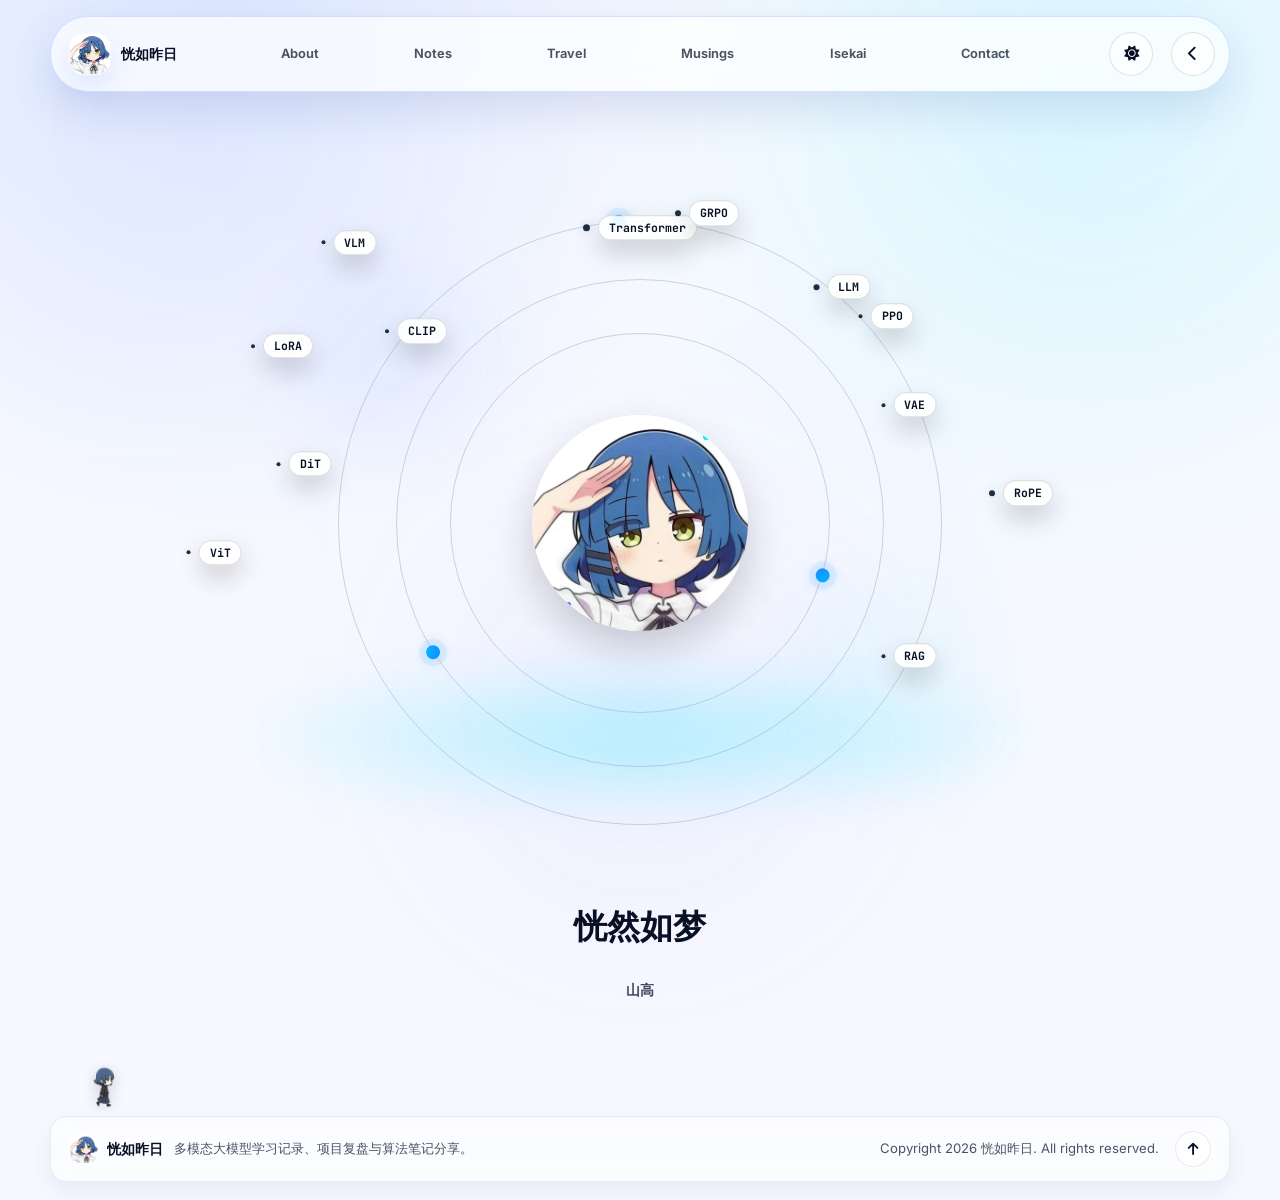
<file: index.html>
﻿<!DOCTYPE html>
<html lang="zh-CN">
<head>
  <meta charset="UTF-8" />
  <meta name="viewport" content="width=device-width, initial-scale=1.0" />
  <meta name="description" content="恍如昨日的多模态大模型学习记录主页，聚焦视觉语言模型、视频生成、扩散模型、强化学习与算法笔记分享。" />
  <meta name="keywords" content="恍如昨日, 多模态大模型, VLM, Diffusion, Qwen2-VL, GRPO, 深度学习, 学习笔记" />
  <meta name="author" content="恍如昨日" />
  <meta name="theme-color" content="#050816" />
  <meta property="og:title" content="恍如昨日 - 多模态算法学习记录" />
  <meta property="og:description" content="记录多模态大模型、图像/视频生成、模型压缩与深度学习工程实践。" />
  <meta property="og:type" content="website" />
  <meta property="og:image" content="./assets/images/og-cover.svg" />
  <meta property="og:url" content="https://your-site-url.example/" />
  <meta name="twitter:card" content="summary_large_image" />
  <meta name="twitter:title" content="恍如昨日 - 多模态算法学习记录" />
  <meta name="twitter:description" content="多模态大模型学习路线、项目复盘与算法笔记。" />
  <meta name="twitter:image" content="./assets/images/og-cover.svg" />
  <title>恍如昨日 | 多模态算法学习记录</title>
  <link rel="icon" href="./assets/icons/favicon.svg" type="image/svg+xml" />
  <link rel="preconnect" href="https://fonts.googleapis.com" />
  <link rel="preconnect" href="https://fonts.gstatic.com" crossorigin />
  <link href="https://fonts.googleapis.com/css2?family=Inter:wght@400;500;600;700;800;900&family=JetBrains+Mono:wght@500;700&family=Poppins:wght@600;700;800&family=Space+Grotesk:wght@500;600;700&display=swap" rel="stylesheet" />
  <link rel="stylesheet" href="https://cdnjs.cloudflare.com/ajax/libs/font-awesome/6.5.0/css/all.min.css" />
  <link rel="stylesheet" href="./css/style.css" />
  <link rel="stylesheet" href="./css/animation.css" />
  <link rel="stylesheet" href="./css/responsive.css" />
</head>
<body>
  <div class="page-loader" aria-hidden="true">
    <div class="loader-orbit"></div>
    <p>Initializing interface</p>
  </div>

  <canvas id="particle-canvas" aria-hidden="true"></canvas>
  <div class="aurora-field" aria-hidden="true"></div>
  <div class="cursor-glow" aria-hidden="true"></div>
  <div class="scroll-progress" aria-hidden="true"></div>

  <header class="site-header is-expanded" data-page-shell>
    <a class="brand" href="./index.html" aria-label="Homepage">
      <img class="brand-avatar" src="./assets/my.jpg" alt="恍如昨日头像" loading="eager" />
      <span class="brand-text" data-profile="name">恍如昨日</span>
    </a>
    <nav class="site-nav" aria-label="Primary navigation">
      <a href="./about.html">About</a>
      <a href="./projects.html">Notes</a>
      <a href="./works.html">Travel</a>
      <a href="./blog.html">Musings</a>
      <a href="./anime.html">Isekai</a>
      <a href="./contact.html">Contact</a>
    </nav>
    <button class="icon-button theme-toggle" type="button" aria-label="Toggle color theme" data-theme-toggle>
      <i class="fa-solid fa-moon"></i>
    </button>
    <button class="icon-button menu-toggle" type="button" aria-label="Open navigation" data-menu-toggle>
      <i class="fa-solid fa-bars"></i>
    </button>
  </header>

  <main class="page-transition">
    <section class="hero section-shell hero-minimal" id="home">
      <div class="hero-grid hero-grid-minimal">
        <div class="hero-visual reveal hero-visual-solar"></div>
      </div>
      <div class="hero-mantra reveal">
        <h1>恍然如梦</h1>
        <div class="mantra-input-shell" aria-label="格言展示">
          <span
            class="mantra-typing"
            data-typing='["知命不惧，日日自新。","山高路远，看世界，也找自己。","心有所向，行则将至。"]'
          >知命不惧，日日自新。</span>
        </div>
      </div>
    </section>
  </main>

  <footer class="site-footer">
    <div class="footer-grid">
      <div>
        <a class="brand" href="./index.html">
          <img class="brand-avatar" src="./assets/my.jpg" alt="恍如昨日头像" loading="eager" />
          <span class="brand-text" data-profile="name">恍如昨日</span>
        </a>
        <p data-profile="tagline">多模态大模型学习记录、项目复盘与算法笔记分享。</p>
      </div>
    </div>
    <div class="footer-bottom">
      <p>Copyright <span data-current-year></span> <span data-profile="name">恍如昨日</span>. All rights reserved.</p>
      <button class="back-to-top" type="button" data-back-to-top aria-label="Back to top">
        <i class="fa-solid fa-arrow-up"></i>
      </button>
    </div>
  </footer>

  <script src="./js/particles.js"></script>
  <script src="./js/site-data.js"></script>
  <script src="./js/home-config.js"></script>
  <script src="./js/animation.js"></script>
  <script src="./js/main.js"></script>
</body>
</html>
</file>
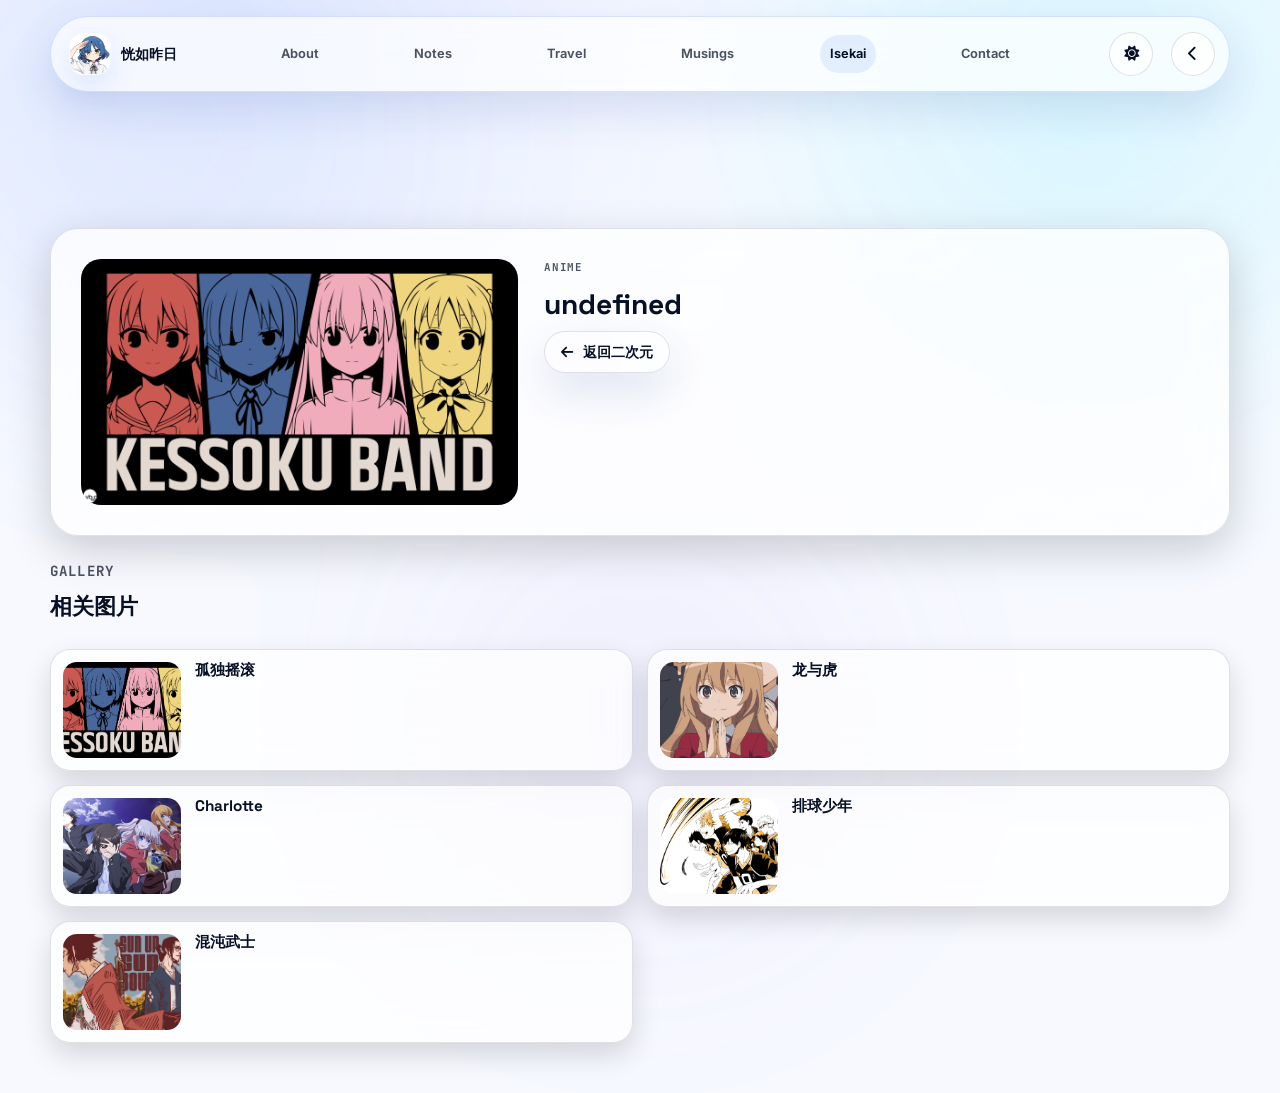
<file: anime-detail.html>
﻿<!DOCTYPE html>
<html lang="zh-CN">
<head>
  <meta charset="UTF-8" />
  <meta name="viewport" content="width=device-width, initial-scale=1.0" />
  <meta name="description" content="Isekai 详情页。" />
  <meta name="theme-color" content="#050816" />
  <title>Isekai 详情 | 恍如昨日</title>
  <link rel="icon" href="./assets/icons/favicon.svg" type="image/svg+xml" />
  <link rel="preconnect" href="https://fonts.googleapis.com" />
  <link rel="preconnect" href="https://fonts.gstatic.com" crossorigin />
  <link href="https://fonts.googleapis.com/css2?family=Inter:wght@400;500;600;700;800;900&family=JetBrains+Mono:wght@500;700&family=Poppins:wght@600;700;800&family=Space+Grotesk:wght@500;600;700&display=swap" rel="stylesheet" />
  <link rel="stylesheet" href="https://cdnjs.cloudflare.com/ajax/libs/font-awesome/6.5.0/css/all.min.css" />
  <link rel="stylesheet" href="./css/style.css" />
  <link rel="stylesheet" href="./css/animation.css" />
  <link rel="stylesheet" href="./css/responsive.css" />
</head>
<body>
  <canvas id="particle-canvas" aria-hidden="true"></canvas>
  <div class="aurora-field" aria-hidden="true"></div>
  <div class="cursor-glow" aria-hidden="true"></div>
  <div class="scroll-progress" aria-hidden="true"></div>
  <header class="site-header is-expanded" data-page-shell>
    <a class="brand" href="./index.html"><img class="brand-avatar" src="./assets/my.jpg" alt="恍如昨日头像" loading="eager" /><span class="brand-text" data-profile="name">恍如昨日</span></a>
    <nav class="site-nav" aria-label="Primary navigation"><a href="./about.html">About</a><a href="./projects.html">Notes</a><a href="./works.html">Travel</a><a href="./blog.html">Musings</a><a href="./anime.html" class="active">Isekai</a><a href="./contact.html">Contact</a></nav>
    <button class="icon-button theme-toggle" type="button" aria-label="Toggle color theme" data-theme-toggle><i class="fa-solid fa-moon"></i></button><button class="icon-button menu-toggle" type="button" aria-label="Open navigation" data-menu-toggle><i class="fa-solid fa-bars"></i></button>
  </header>

  <main class="page-transition inner-page">
    <section class="section-shell acgn-detail-section" data-acgn-detail></section>
  </main>

  <script src="./js/particles.js"></script><script src="./js/animation.js"></script><script src="./js/site-data.js"></script><script src="./js/main.js"></script><script src="./js/anime-detail.js"></script>
</body>
</html>
</file>
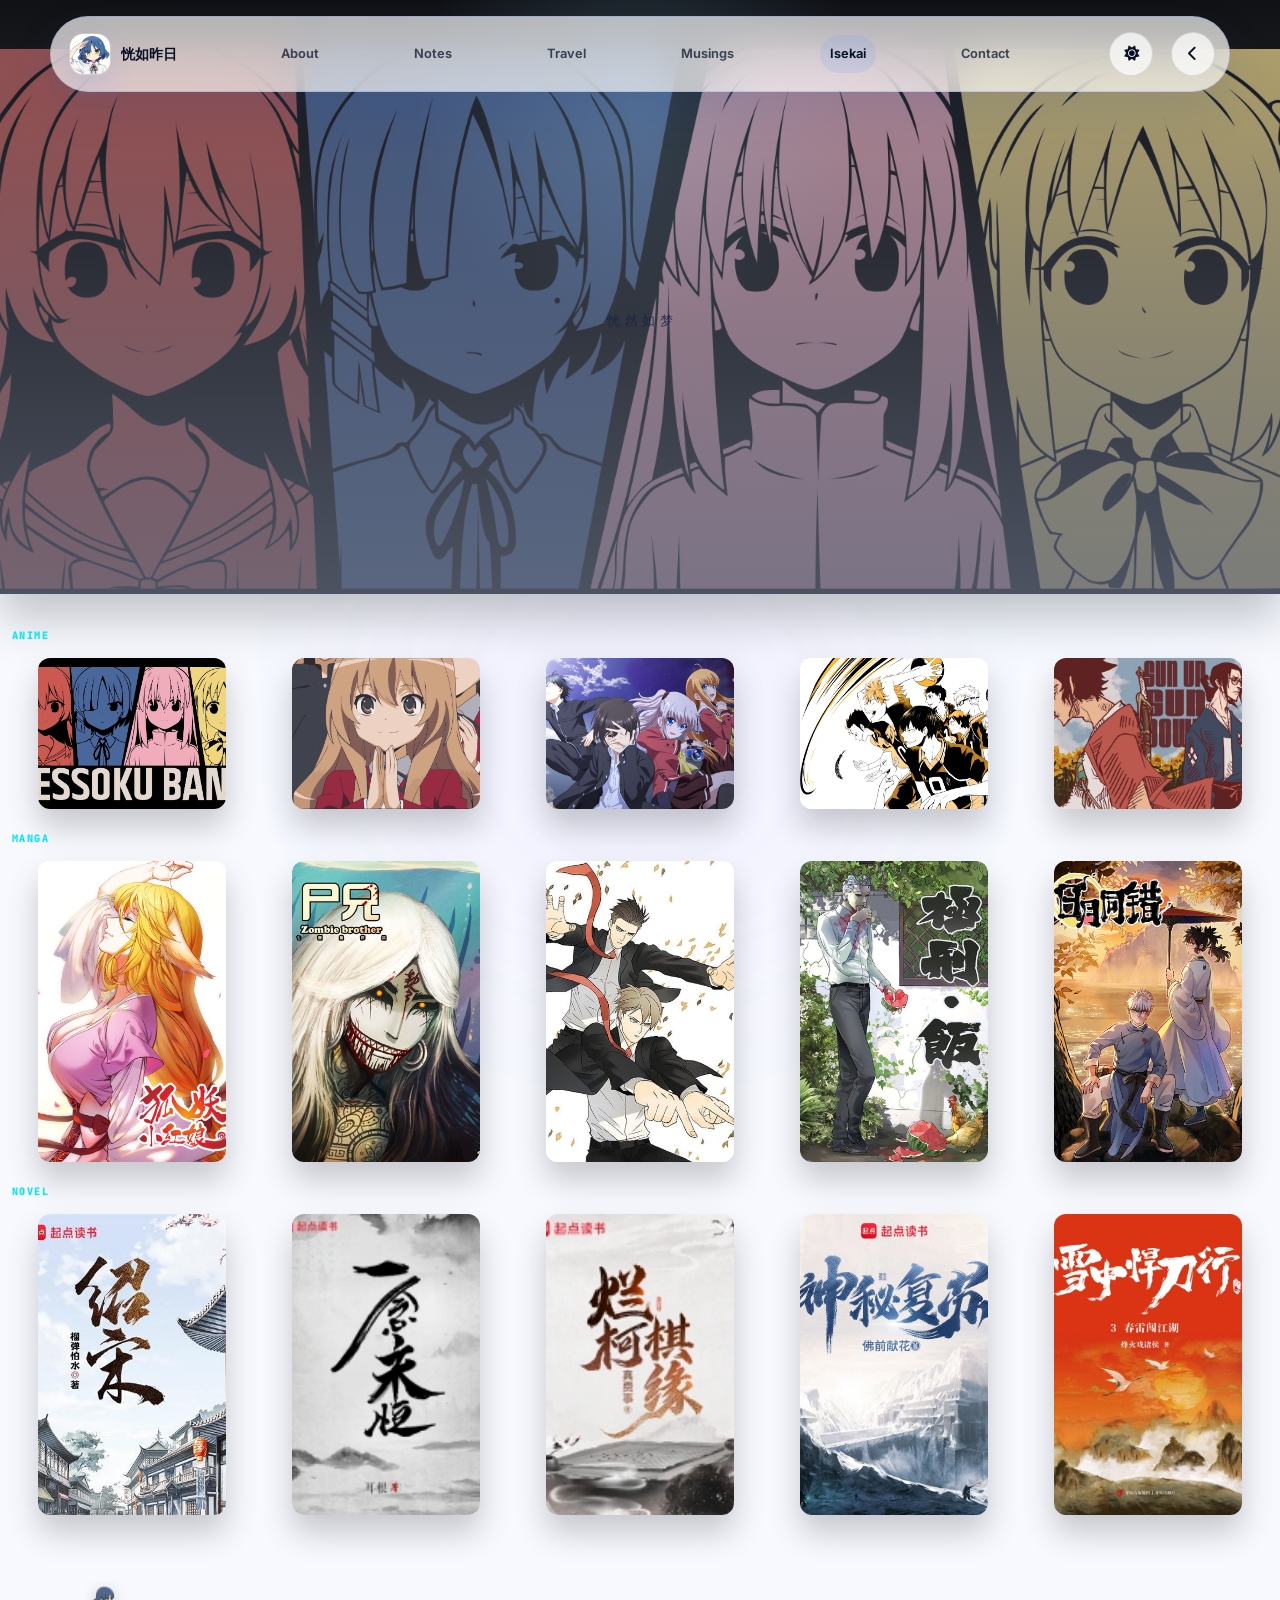
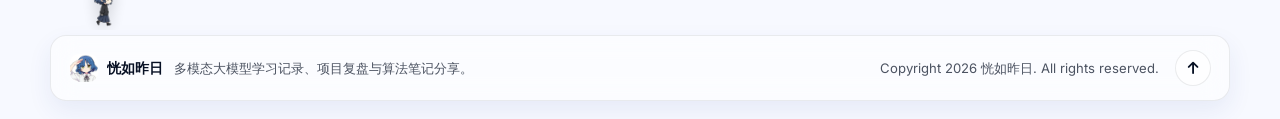
<file: anime.html>
﻿<!DOCTYPE html>
<html lang="zh-CN">
<head>
  <meta charset="UTF-8" />
  <meta name="viewport" content="width=device-width, initial-scale=1.0" />
  <meta name="description" content="恍如昨日的 Isekai 分享页，记录动漫、小说和漫画。" />
  <meta name="theme-color" content="#050816" />
  <meta property="og:title" content="Isekai - 恍如昨日" />
  <meta property="og:description" content="动漫、小说、漫画的观看阅读记录。" />
  <meta property="og:type" content="website" />
  <meta property="og:image" content="./assets/images/acgn-anime.svg" />
  <title>Isekai | 恍如昨日</title>
  <link rel="icon" href="./assets/icons/favicon.svg" type="image/svg+xml" />
  <link rel="preconnect" href="https://fonts.googleapis.com" />
  <link rel="preconnect" href="https://fonts.gstatic.com" crossorigin />
  <link href="https://fonts.googleapis.com/css2?family=Inter:wght@400;500;600;700;800;900&family=JetBrains+Mono:wght@500;700&family=Poppins:wght@600;700;800&family=Space+Grotesk:wght@500;600;700&display=swap" rel="stylesheet" />
  <link rel="stylesheet" href="https://cdnjs.cloudflare.com/ajax/libs/font-awesome/6.5.0/css/all.min.css" />
  <link rel="stylesheet" href="./css/style.css" />
  <link rel="stylesheet" href="./css/animation.css" />
  <link rel="stylesheet" href="./css/responsive.css" />
</head>
<body>
  <canvas id="particle-canvas" aria-hidden="true"></canvas>
  <div class="aurora-field" aria-hidden="true"></div>
  <div class="cursor-glow" aria-hidden="true"></div>
  <div class="scroll-progress" aria-hidden="true"></div>
  <header class="site-header is-expanded" data-page-shell>
    <a class="brand" href="./index.html"><img class="brand-avatar" src="./assets/my.jpg" alt="恍如昨日头像" loading="eager" /><span class="brand-text" data-profile="name">恍如昨日</span></a>
    <nav class="site-nav" aria-label="Primary navigation"><a href="./about.html">About</a><a href="./projects.html">Notes</a><a href="./works.html">Travel</a><a href="./blog.html">Musings</a><a href="./anime.html" class="active">Isekai</a><a href="./contact.html">Contact</a></nav>
    <button class="icon-button theme-toggle" type="button" aria-label="Toggle color theme" data-theme-toggle><i class="fa-solid fa-moon"></i></button><button class="icon-button menu-toggle" type="button" aria-label="Open navigation" data-menu-toggle><i class="fa-solid fa-bars"></i></button>
  </header>

  <main class="page-transition inner-page acgn-home-page">
    <section class="acgn-home" data-acgn-home>
      <div class="section-shell acgn-home-hero reveal is-visible">
        <p class="acgn-home-mark">恍然如梦</p>
      </div>
      <section class="section-shell acgn-home-rows" data-acgn-rows>
        <div class="acgn-row acgn-row-anime reveal is-visible">
          <div class="acgn-row-heading">
            <p>Anime</p>
          </div>
          <div class="acgn-row-strip">
            <a class="acgn-strip-card" href="./anime-detail.html?id=anime-watchlist" aria-label="追番清单">
              <img src="./assets/images/acgn-anime.svg" alt="追番清单" loading="lazy" />
              <div class="acgn-strip-overlay">
                <strong>追番清单</strong>
              </div>
            </a>
            <a class="acgn-strip-card" href="./anime-detail.html?id=anime-watchlist" aria-label="本周追番便签">
              <img src="./assets/images/acgn-anime.svg" alt="本周追番便签" loading="lazy" />
              <div class="acgn-strip-overlay">
                <strong>本周追番便签</strong>
              </div>
            </a>
            <a class="acgn-strip-card" href="./anime-detail.html?id=anime-watchlist" aria-label="喜欢的角色瞬间">
              <img src="./assets/images/project-vision.svg" alt="喜欢的角色瞬间" loading="lazy" />
              <div class="acgn-strip-overlay">
                <strong>喜欢的角色瞬间</strong>
              </div>
            </a>
            <a class="acgn-strip-card" href="./anime-detail.html?id=anime-watchlist" aria-label="治愈系片段">
              <img src="./assets/anime/f-2.jpg" alt="治愈系片段" loading="lazy" />
              <div class="acgn-strip-overlay">
                <strong>治愈系片段</strong>
              </div>
            </a>
            <a class="acgn-strip-card" href="./anime-detail.html?id=anime-watchlist" aria-label="情绪存档">
              <img src="./assets/anime/f-3.jpg" alt="情绪存档" loading="lazy" />
              <div class="acgn-strip-overlay">
                <strong>情绪存档</strong>
              </div>
            </a>
          </div>
        </div>
        <div class="acgn-row acgn-row-manga reveal is-visible">
          <div class="acgn-row-heading">
            <p>Manga</p>
          </div>
          <div class="acgn-row-strip">
            <a class="acgn-strip-card" href="./anime-detail.html?id=manga-notes" aria-label="漫画收藏">
              <img src="./assets/images/acgn-manga.svg" alt="漫画收藏" loading="lazy" />
              <div class="acgn-strip-overlay">
                <strong>漫画收藏</strong>
              </div>
            </a>
            <a class="acgn-strip-card" href="./anime-detail.html?id=manga-notes" aria-label="分镜观察">
              <img src="./assets/images/acgn-manga.svg" alt="分镜观察" loading="lazy" />
              <div class="acgn-strip-overlay">
                <strong>分镜观察</strong>
              </div>
            </a>
            <a class="acgn-strip-card" href="./anime-detail.html?id=manga-notes" aria-label="收藏短评">
              <img src="./assets/images/project-nexus.svg" alt="收藏短评" loading="lazy" />
              <div class="acgn-strip-overlay">
                <strong>收藏短评</strong>
              </div>
            </a>
            <a class="acgn-strip-card" href="./anime-detail.html?id=manga-notes" aria-label="角色关系线">
              <img src="./assets/images/acgn-manga.svg" alt="角色关系线" loading="lazy" />
              <div class="acgn-strip-overlay">
                <strong>角色关系线</strong>
              </div>
            </a>
            <a class="acgn-strip-card" href="./anime-detail.html?id=manga-notes" aria-label="卷册偏爱">
              <img src="./assets/images/project-nexus.svg" alt="卷册偏爱" loading="lazy" />
              <div class="acgn-strip-overlay">
                <strong>卷册偏爱</strong>
              </div>
            </a>
          </div>
        </div>
        <div class="acgn-row acgn-row-novel reveal is-visible">
          <div class="acgn-row-heading">
            <p>Novel</p>
          </div>
          <div class="acgn-row-strip">
            <a class="acgn-strip-card" href="./anime-detail.html?id=novel-shelf" aria-label="小说书架">
              <img src="./assets/images/acgn-novel.svg" alt="小说书架" loading="lazy" />
              <div class="acgn-strip-overlay">
                <strong>小说书架</strong>
              </div>
            </a>
            <a class="acgn-strip-card" href="./anime-detail.html?id=novel-shelf" aria-label="世界观记录">
              <img src="./assets/images/acgn-novel.svg" alt="世界观记录" loading="lazy" />
              <div class="acgn-strip-overlay">
                <strong>世界观记录</strong>
              </div>
            </a>
            <a class="acgn-strip-card" href="./anime-detail.html?id=novel-shelf" aria-label="摘句占位">
              <img src="./assets/images/project-dashboard.svg" alt="摘句占位" loading="lazy" />
              <div class="acgn-strip-overlay">
                <strong>摘句占位</strong>
              </div>
            </a>
            <a class="acgn-strip-card" href="./anime-detail.html?id=novel-shelf" aria-label="角色独白">
              <img src="./assets/images/acgn-novel.svg" alt="角色独白" loading="lazy" />
              <div class="acgn-strip-overlay">
                <strong>角色独白</strong>
              </div>
            </a>
            <a class="acgn-strip-card" href="./anime-detail.html?id=novel-shelf" aria-label="夜读片段">
              <img src="./assets/images/project-dashboard.svg" alt="夜读片段" loading="lazy" />
              <div class="acgn-strip-overlay">
                <strong>夜读片段</strong>
              </div>
            </a>
          </div>
        </div>
      </section>
    </section>
  </main>

  <footer class="site-footer"><div class="footer-grid"><div><a class="brand" href="./index.html"><img class="brand-avatar" src="./assets/my.jpg" alt="恍如昨日头像" loading="eager" /><span class="brand-text" data-profile="name">恍如昨日</span></a><p data-profile="tagline">多模态大模型学习记录、项目复盘与算法笔记分享。</p></div></div><div class="footer-bottom"><p>Copyright <span data-current-year></span> <span data-profile="name">恍如昨日</span>. All rights reserved.</p><button class="back-to-top" type="button" data-back-to-top aria-label="Back to top"><i class="fa-solid fa-arrow-up"></i></button></div></footer>
  <script src="./js/particles.js"></script><script src="./js/animation.js"></script><script src="./js/site-data.js"></script><script src="./js/main.js"></script><script src="./js/anime.js"></script>
</body>
</html>
</file>
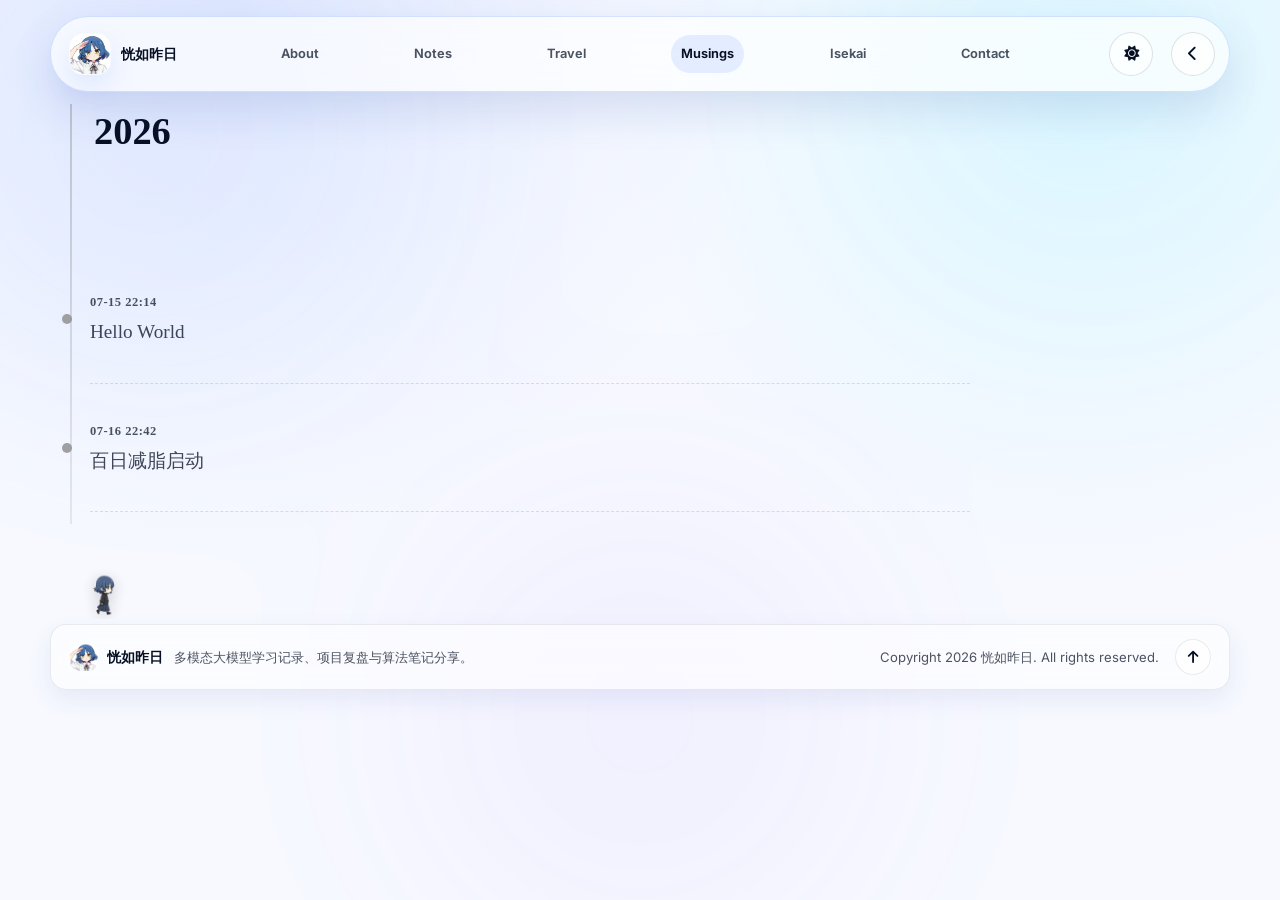
<file: blog.html>
﻿<!DOCTYPE html>
<html lang="zh-CN">
<head>
  <meta charset="UTF-8" />
  <meta name="viewport" content="width=device-width, initial-scale=1.0" />
  <meta name="description" content="恍如昨日的随想页面，记录心情、科研日常、论文阅读和生活片段。" />
  <meta name="theme-color" content="#050816" />
  <meta property="og:title" content="随想 - 恍如昨日" />
  <meta property="og:description" content="心情、科研生活、论文阅读、夜晚 debug 与日常观察。" />
  <meta property="og:type" content="website" />
  <meta property="og:image" content="./assets/images/og-cover.svg" />
  <title>随想 | 恍如昨日</title>
  <link rel="icon" href="./assets/icons/favicon.svg" type="image/svg+xml" />
  <link rel="preconnect" href="https://fonts.googleapis.com" />
  <link rel="preconnect" href="https://fonts.gstatic.com" crossorigin />
  <link href="https://fonts.googleapis.com/css2?family=Inter:wght@400;500;600;700;800;900&family=JetBrains+Mono:wght@500;700&family=Poppins:wght@600;700;800&family=Space+Grotesk:wght@500;600;700&display=swap" rel="stylesheet" />
  <link rel="stylesheet" href="https://cdnjs.cloudflare.com/ajax/libs/font-awesome/6.5.0/css/all.min.css" />
  <link rel="stylesheet" href="./css/style.css" />
  <link rel="stylesheet" href="./css/animation.css" />
  <link rel="stylesheet" href="./css/responsive.css" />
</head>
<body>
  <canvas id="particle-canvas" aria-hidden="true"></canvas>
  <div class="aurora-field" aria-hidden="true"></div>
  <div class="cursor-glow" aria-hidden="true"></div>
  <div class="scroll-progress" aria-hidden="true"></div>
  <header class="site-header is-expanded" data-page-shell>
    <a class="brand" href="./index.html"><img class="brand-avatar" src="./assets/my.jpg" alt="恍如昨日头像" loading="eager" /><span class="brand-text" data-profile="name">恍如昨日</span></a>
    <nav class="site-nav" aria-label="Primary navigation"><a href="./about.html">About</a><a href="./projects.html">Notes</a><a href="./works.html">Travel</a><a href="./blog.html" class="active">Musings</a><a href="./anime.html">Isekai</a><a href="./contact.html">Contact</a></nav>
    <button class="icon-button theme-toggle" type="button" aria-label="Toggle color theme" data-theme-toggle><i class="fa-solid fa-moon"></i></button><button class="icon-button menu-toggle" type="button" aria-label="Open navigation" data-menu-toggle><i class="fa-solid fa-bars"></i></button>
  </header>

  <main class="page-transition inner-page">
    <section class="section-shell sticky-notes-section">
      <div class="sticky-notes-grid" data-musings-grid>
        <article class="sticky-note-card"><h2>Loading...</h2><p>正在读取 Markdown 随想。</p></article>
      </div>
    </section>
  </main>

<footer class="site-footer"><div class="footer-grid"><div><a class="brand" href="./index.html"><img class="brand-avatar" src="./assets/my.jpg" alt="恍如昨日头像" loading="eager" /><span class="brand-text" data-profile="name">恍如昨日</span></a><p data-profile="tagline">多模态大模型学习记录、项目复盘与算法笔记分享。</p></div></div><div class="footer-bottom"><p>Copyright <span data-current-year></span> <span data-profile="name">恍如昨日</span>. All rights reserved.</p><button class="back-to-top" type="button" data-back-to-top aria-label="Back to top"><i class="fa-solid fa-arrow-up"></i></button></div></footer>
  <script src="./js/particles.js"></script><script src="./js/animation.js"></script><script src="./js/site-data.js"></script><script src="./js/main.js"></script><script src="./js/musings.js"></script>
</body>
</html>
</file>
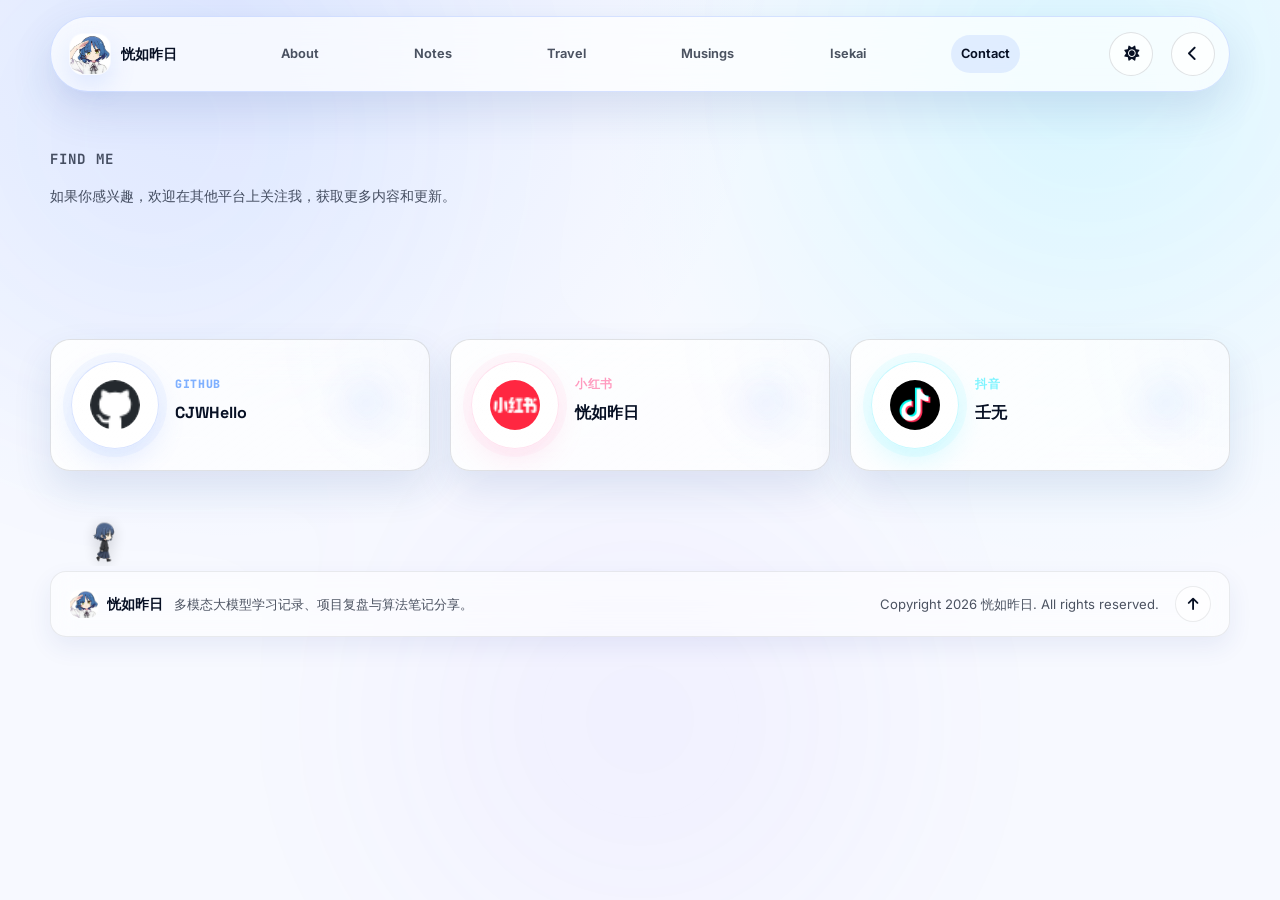
<file: contact.html>
﻿<!DOCTYPE html>
<html lang="zh-CN">
<head>
  <meta charset="UTF-8" />
  <meta name="viewport" content="width=device-width, initial-scale=1.0" />
  <meta name="description" content="联系恍如昨日，交流多模态大模型学习、项目复盘与算法面试准备。" />
  <meta name="theme-color" content="#050816" />
  <meta property="og:title" content="联系恍如昨日" />
  <meta property="og:description" content="多模态学习交流、项目复盘、算法面试准备。" />
  <meta property="og:type" content="website" />
  <meta property="og:image" content="./assets/images/og-cover.svg" />
  <title>联系 | 恍如昨日</title>
  <link rel="icon" href="./assets/icons/favicon.svg" type="image/svg+xml" />
  <link rel="preconnect" href="https://fonts.googleapis.com" /><link rel="preconnect" href="https://fonts.gstatic.com" crossorigin />
  <link href="https://fonts.googleapis.com/css2?family=Inter:wght@400;500;600;700;800;900&family=JetBrains+Mono:wght@500;700&family=Poppins:wght@600;700;800&family=Space+Grotesk:wght@500;600;700&display=swap" rel="stylesheet" />
  <link rel="stylesheet" href="https://cdnjs.cloudflare.com/ajax/libs/font-awesome/6.5.0/css/all.min.css" />
  <link rel="stylesheet" href="./css/style.css" /><link rel="stylesheet" href="./css/animation.css" /><link rel="stylesheet" href="./css/responsive.css" />
</head>
<body>
  <div class="page-loader" aria-hidden="true"><div class="loader-orbit"></div><p>Opening channel</p></div>
  <canvas id="particle-canvas" aria-hidden="true"></canvas><div class="aurora-field" aria-hidden="true"></div><div class="cursor-glow" aria-hidden="true"></div><div class="scroll-progress" aria-hidden="true"></div>
  <header class="site-header is-expanded" data-page-shell><a class="brand" href="./index.html"><img class="brand-avatar" src="./assets/my.jpg" alt="恍如昨日头像" loading="eager" /><span class="brand-text" data-profile="name">恍如昨日</span></a><nav class="site-nav" aria-label="Primary navigation"><a href="./about.html">About</a><a href="./projects.html">Notes</a><a href="./works.html">Travel</a><a href="./blog.html">Musings</a><a href="./anime.html">Isekai</a><a href="./contact.html" class="active">Contact</a></nav><button class="icon-button theme-toggle" type="button" aria-label="Toggle color theme" data-theme-toggle><i class="fa-solid fa-moon"></i></button><button class="icon-button menu-toggle" type="button" aria-label="Open navigation" data-menu-toggle><i class="fa-solid fa-bars"></i></button></header>
  <main class="page-transition inner-page" data-contact-page>
    <section class="section-shell page-hero" data-contact-hero>
      <div class="section-heading reveal">
        <p class="eyebrow">Contact</p>
        <p>这里集中放 GitHub、小红书和其他常用账号入口。点击卡片即可跳转到对应主页。</p>
      </div>
    </section>
    <section class="section-shell">
      <div class="contact-account-grid" data-contact-grid>
        <a class="contact-account-card reveal accent-blue" href="https://github.com/" target="_blank" rel="noopener">
          <img src="./assets/icons/accounts/github.png" alt="GitHub account cover" loading="lazy" />
          <div class="contact-account-body">
            <span>GitHub</span>
            <h2>恍如昨日</h2>
          </div>
        </a>
        <a class="contact-account-card reveal accent-rose" href="https://www.xiaohongshu.com/" target="_blank" rel="noopener">
          <img src="./assets/icons/accounts/xiaohongshu.ico" alt="Xiaohongshu account cover" loading="lazy" />
          <div class="contact-account-body">
            <span>小红书</span>
            <h2>恍如昨日</h2>
          </div>
        </a>
        <a class="contact-account-card reveal accent-cyan" href="https://www.douyin.com/" target="_blank" rel="noopener">
          <img src="./assets/icons/accounts/douyin.png" alt="Douyin account cover" loading="lazy" />
          <div class="contact-account-body">
            <span>抖音</span>
            <h2>壬无</h2>
          </div>
        </a>
      </div>
    </section>
  </main>
<footer class="site-footer"><div class="footer-grid"><div><a class="brand" href="./index.html"><img class="brand-avatar" src="./assets/my.jpg" alt="恍如昨日头像" loading="eager" /><span class="brand-text" data-profile="name">恍如昨日</span></a><p data-profile="tagline">多模态大模型学习记录、项目复盘与算法笔记分享。</p></div></div><div class="footer-bottom"><p>Copyright <span data-current-year></span> <span data-profile="name">恍如昨日</span>. All rights reserved.</p><button class="back-to-top" type="button" data-back-to-top aria-label="Back to top"><i class="fa-solid fa-arrow-up"></i></button></div></footer>
  <script src="./js/particles.js"></script><script src="./js/animation.js"></script><script src="./js/site-data.js"></script><script src="./js/contact-config.js"></script><script src="./js/main.js"></script>
</body>
</html>
</file>
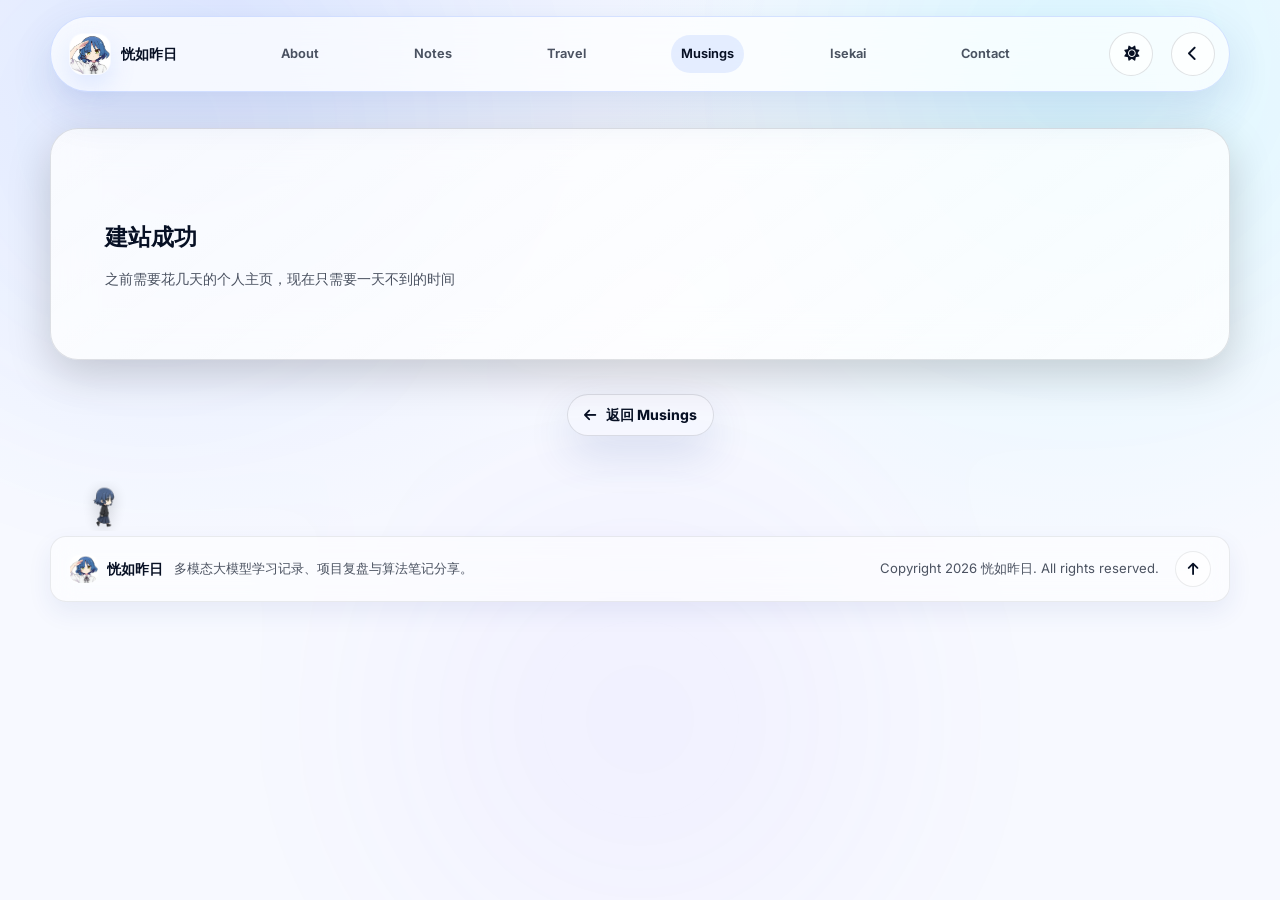
<file: musing.html>
<!DOCTYPE html>
<html lang="zh-CN">
<head>
  <meta charset="UTF-8" />
  <meta name="viewport" content="width=device-width, initial-scale=1.0" />
  <meta name="description" content="恍如昨日的随想阅读页。" />
  <meta name="theme-color" content="#050816" />
  <title>Musing Reader | 恍如昨日</title>
  <link rel="icon" href="./assets/icons/favicon.svg" type="image/svg+xml" />
  <link rel="preconnect" href="https://fonts.googleapis.com" />
  <link rel="preconnect" href="https://fonts.gstatic.com" crossorigin />
  <link href="https://fonts.googleapis.com/css2?family=Inter:wght@400;500;600;700;800;900&family=JetBrains+Mono:wght@500;700&family=Poppins:wght@600;700;800&family=Space+Grotesk:wght@500;600;700&display=swap" rel="stylesheet" />
  <link rel="stylesheet" href="https://cdnjs.cloudflare.com/ajax/libs/font-awesome/6.5.0/css/all.min.css" />
  <link rel="stylesheet" href="./css/style.css" />
  <link rel="stylesheet" href="./css/animation.css" />
  <link rel="stylesheet" href="./css/responsive.css" />
</head>
<body>
  <div class="page-loader" aria-hidden="true"><div class="loader-orbit"></div><p>Loading musing</p></div>
  <canvas id="particle-canvas" aria-hidden="true"></canvas>
  <div class="aurora-field" aria-hidden="true"></div>
  <div class="cursor-glow" aria-hidden="true"></div>
  <div class="scroll-progress" aria-hidden="true"></div>

  <header class="site-header is-expanded" data-page-shell>
    <a class="brand" href="./index.html"><img class="brand-avatar" src="./assets/my.jpg" alt="恍如昨日头像" loading="eager" /><span class="brand-text" data-profile="name">恍如昨日</span></a>
    <nav class="site-nav" aria-label="Primary navigation"><a href="./about.html">About</a><a href="./projects.html">Notes</a><a href="./works.html">Travel</a><a href="./blog.html" class="active">Musings</a><a href="./anime.html">Isekai</a><a href="./contact.html">Contact</a></nav>
    <button class="icon-button theme-toggle" type="button" aria-label="Toggle color theme" data-theme-toggle><i class="fa-solid fa-moon"></i></button><button class="icon-button menu-toggle" type="button" aria-label="Open navigation" data-menu-toggle><i class="fa-solid fa-bars"></i></button>
  </header>

  <main class="page-transition inner-page">
    <section class="section-shell note-shell">
      <article class="markdown-reader glass-card reveal is-visible" data-markdown-output>
        <p class="muted">Loading...</p>
      </article>
      <div class="centered-action reveal is-visible">
        <a class="button button-ghost" href="./blog.html"><i class="fa-solid fa-arrow-left"></i><span>返回 Musings</span></a>
      </div>
    </section>
  </main>

<footer class="site-footer"><div class="footer-grid"><div><a class="brand" href="./index.html"><img class="brand-avatar" src="./assets/my.jpg" alt="恍如昨日头像" loading="eager" /><span class="brand-text" data-profile="name">恍如昨日</span></a><p data-profile="tagline">多模态大模型学习记录、项目复盘与算法笔记分享。</p></div></div><div class="footer-bottom"><p>Copyright <span data-current-year></span> <span data-profile="name">恍如昨日</span>. All rights reserved.</p><button class="back-to-top" type="button" data-back-to-top aria-label="Back to top"><i class="fa-solid fa-arrow-up"></i></button></div></footer>
  <script src="./js/particles.js"></script><script src="./js/animation.js"></script><script src="./js/site-data.js"></script><script src="./js/main.js"></script><script src="./js/musing-reader.js"></script>
</body>
</html>
</file>
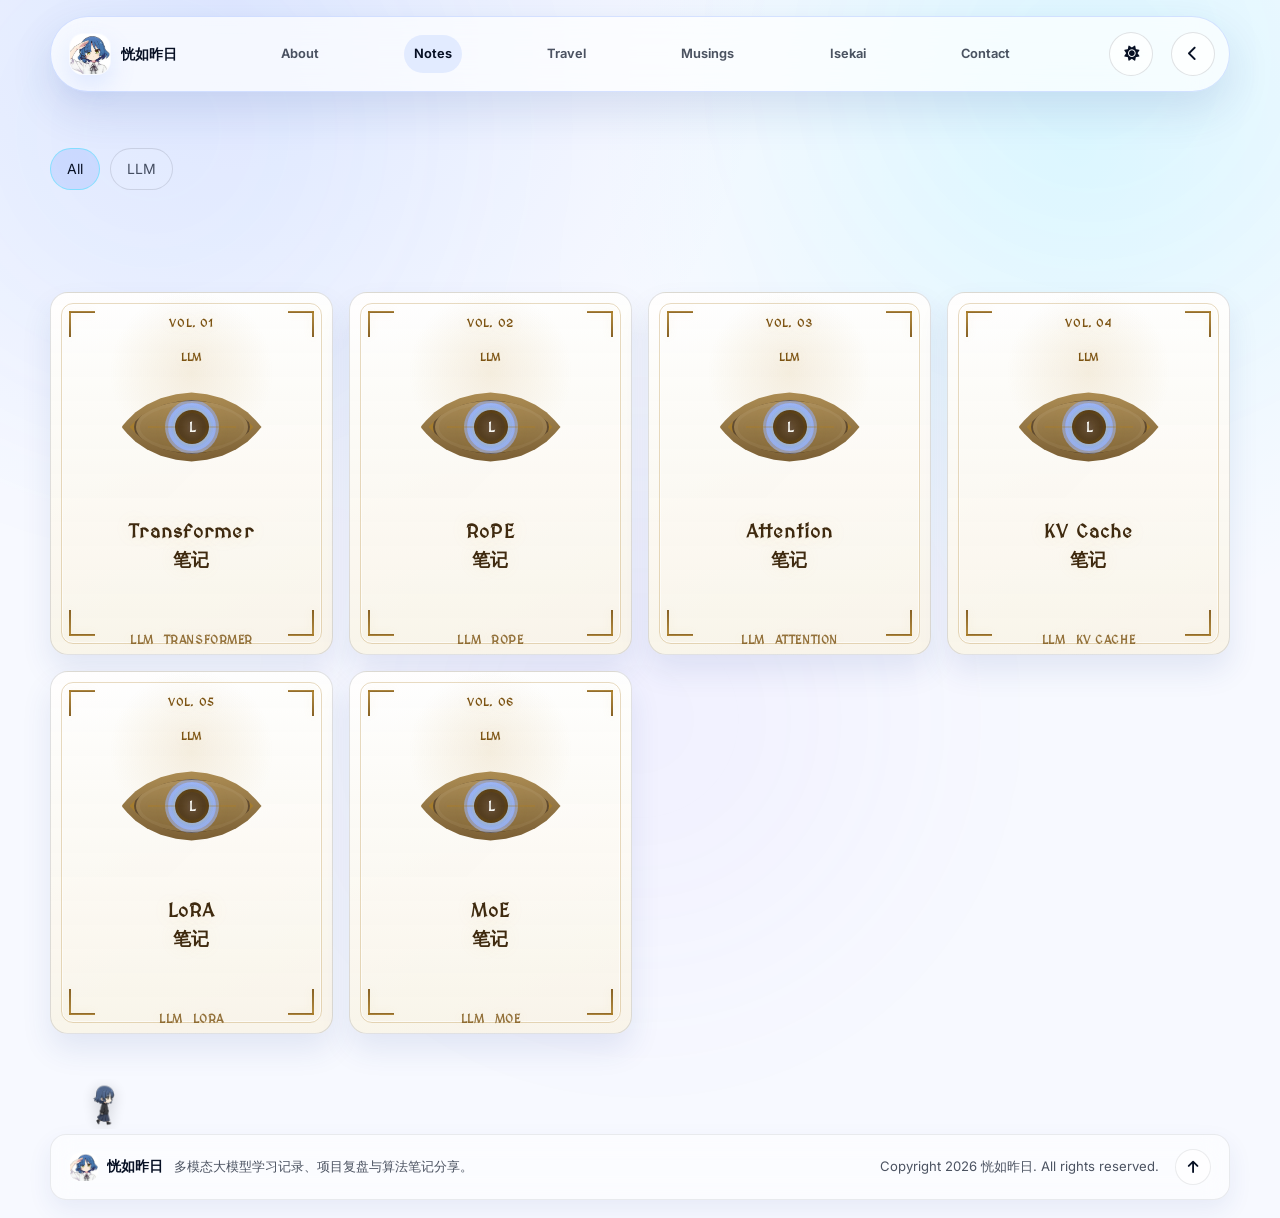
<file: projects.html>
﻿<!DOCTYPE html>
<html lang="zh-CN">
<head>
  <meta charset="UTF-8" />
  <meta name="viewport" content="width=device-width, initial-scale=1.0" />
  <meta name="description" content="恍如昨日的 Markdown 学习笔记、项目复盘与多模态算法记录。" />
  <meta name="theme-color" content="#050816" />
  <meta property="og:title" content="学习笔记 - 恍如昨日" />
  <meta property="og:description" content="多模态大模型学习路线、Diffusion 视频算法面试八股与项目复盘。" />
  <meta property="og:type" content="website" />
  <meta property="og:image" content="./assets/images/og-cover.svg" />
  <title>学习笔记 | 恍如昨日</title>
  <link rel="icon" href="./assets/icons/favicon.svg" type="image/svg+xml" />
  <link rel="preconnect" href="https://fonts.googleapis.com" />
  <link rel="preconnect" href="https://fonts.gstatic.com" crossorigin />
  <link href="https://fonts.googleapis.com/css2?family=Inter:wght@400;500;600;700;800;900&family=JetBrains+Mono:wght@500;700&family=MedievalSharp&family=Poppins:wght@600;700;800&family=Space+Grotesk:wght@500;600;700&display=swap" rel="stylesheet" />
  <link rel="stylesheet" href="https://cdnjs.cloudflare.com/ajax/libs/font-awesome/6.5.0/css/all.min.css" />
  <link rel="stylesheet" href="./css/style.css" />
  <link rel="stylesheet" href="./css/animation.css" />
  <link rel="stylesheet" href="./css/responsive.css" />
</head>
<body>
  <div class="page-loader" aria-hidden="true"><div class="loader-orbit"></div><p>Loading notes</p></div>
  <canvas id="particle-canvas" aria-hidden="true"></canvas><div class="aurora-field" aria-hidden="true"></div><div class="cursor-glow" aria-hidden="true"></div><div class="scroll-progress" aria-hidden="true"></div>
  <header class="site-header is-expanded" data-page-shell>
    <a class="brand" href="./index.html"><img class="brand-avatar" src="./assets/my.jpg" alt="恍如昨日头像" loading="eager" /><span class="brand-text" data-profile="name">恍如昨日</span></a>
    <nav class="site-nav" aria-label="Primary navigation"><a href="./about.html">About</a><a href="./projects.html" class="active">Notes</a><a href="./works.html">Travel</a><a href="./blog.html">Musings</a><a href="./anime.html">Isekai</a><a href="./contact.html">Contact</a></nav>
    <button class="icon-button theme-toggle" type="button" aria-label="Toggle color theme" data-theme-toggle><i class="fa-solid fa-moon"></i></button><button class="icon-button menu-toggle" type="button" aria-label="Open navigation" data-menu-toggle><i class="fa-solid fa-bars"></i></button>
  </header>

  <main class="page-transition inner-page">
    <section class="section-shell page-hero">
      <div class="filter-bar reveal" role="list" aria-label="Note filters">
        <button class="filter-button active" type="button" data-filter="all">Loading</button>
      </div>
    </section>

    <section class="section-shell">
      <div class="project-grid project-grid-wide notes-compact-grid">
        <article class="project-card note-book-card reveal is-visible">
          <span class="note-corner note-corner-top-left" aria-hidden="true"></span>
          <span class="note-corner note-corner-top-right" aria-hidden="true"></span>
          <span class="note-corner note-corner-bottom-left" aria-hidden="true"></span>
          <span class="note-corner note-corner-bottom-right" aria-hidden="true"></span>
          <span class="note-volume-badge" aria-hidden="true">Vol. 00</span>
          <div class="project-content">
            <div class="project-meta"><span>Notes</span></div>
            <div class="note-cover-crest" aria-hidden="true">
              <span class="note-cover-crest-ring"></span>
              <span class="note-cover-crest-core">NT</span>
            </div>
            <h2 class="note-cover-title"><span class="note-cover-zh">正在加载笔记卡片</span></h2>
          </div>
        </article>
      </div>
    </section>
  </main>

<footer class="site-footer"><div class="footer-grid"><div><a class="brand" href="./index.html"><img class="brand-avatar" src="./assets/my.jpg" alt="恍如昨日头像" loading="eager" /><span class="brand-text" data-profile="name">恍如昨日</span></a><p data-profile="tagline">多模态大模型学习记录、项目复盘与算法笔记分享。</p></div></div><div class="footer-bottom"><p>Copyright <span data-current-year></span> <span data-profile="name">恍如昨日</span>. All rights reserved.</p><button class="back-to-top" type="button" data-back-to-top aria-label="Back to top"><i class="fa-solid fa-arrow-up"></i></button></div></footer>
  <script src="./js/particles.js"></script><script src="./js/animation.js"></script><script src="./js/site-data.js"></script><script src="./js/main.js"></script><script src="./js/notes-index.js"></script>
</body>
</html>
</file>
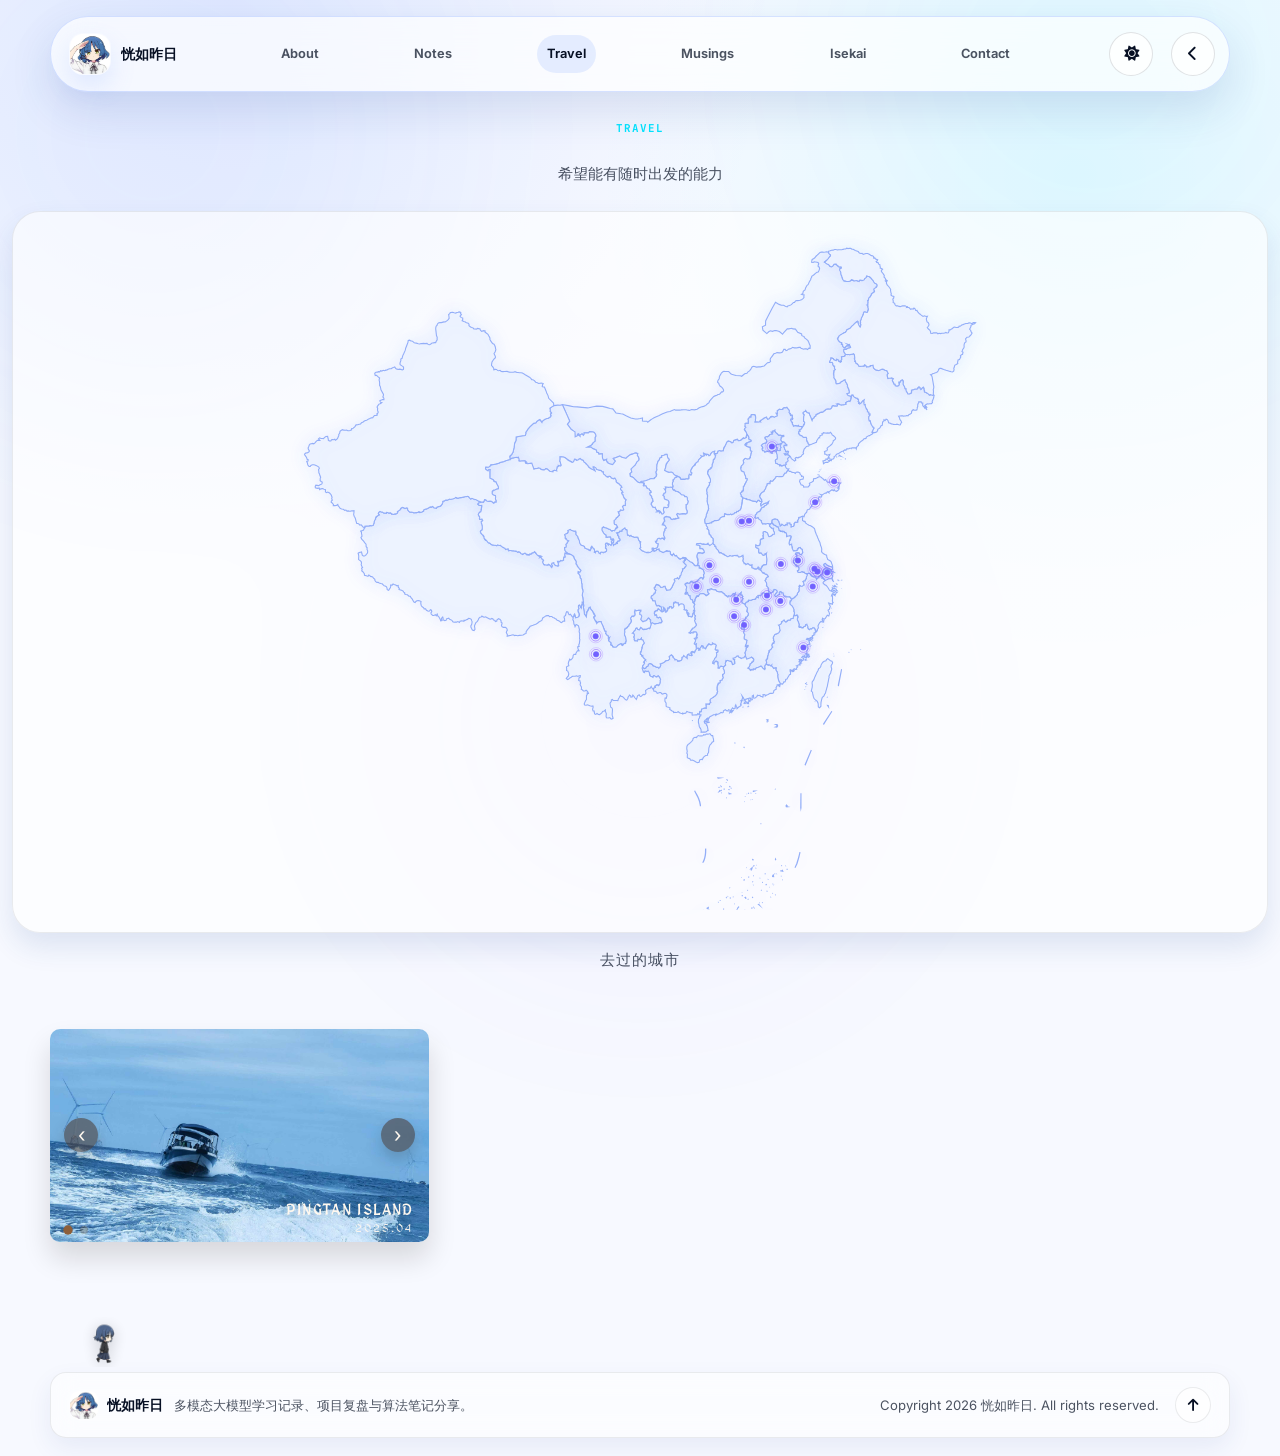
<file: works.html>
<!DOCTYPE html>
<html lang="zh-CN">
<head>
  <meta charset="UTF-8" />
  <meta name="viewport" content="width=device-width, initial-scale=1.0" />
  <meta name="description" content="中国旅行地图与城市画廊，去过的城市会在地图上点亮，图片内容由 JSON 统一管理。" />
  <meta name="theme-color" content="#050816" />
  <meta property="og:title" content="Travel | 恍如昨日" />
  <meta property="og:description" content="在完整中国地图上标记去过的城市，并在下方展示旅行画廊。" />
  <meta property="og:type" content="website" />
  <meta property="og:image" content="./assets/images/og-cover.svg" />
  <title>Travel | 恍如昨日</title>
  <link rel="icon" href="./assets/icons/favicon.svg" type="image/svg+xml" />
  <link rel="preconnect" href="https://fonts.googleapis.com" />
  <link rel="preconnect" href="https://fonts.gstatic.com" crossorigin />
  <link href="https://fonts.googleapis.com/css2?family=Inter:wght@400;500;600;700;800&family=JetBrains+Mono:wght@500;700&family=MedievalSharp&family=Space+Grotesk:wght@500;600;700&display=swap" rel="stylesheet" />
  <link rel="stylesheet" href="https://cdnjs.cloudflare.com/ajax/libs/font-awesome/6.5.0/css/all.min.css" />
  <link rel="stylesheet" href="./css/style.css" />
  <link rel="stylesheet" href="./css/animation.css" />
  <link rel="stylesheet" href="./css/responsive.css" />
</head>
<body>
  <canvas id="particle-canvas" aria-hidden="true"></canvas>
  <div class="aurora-field" aria-hidden="true"></div>
  <div class="cursor-glow" aria-hidden="true"></div>
  <div class="scroll-progress" aria-hidden="true"></div>

  <header class="site-header is-expanded" data-page-shell>
    <a class="brand" href="./index.html">
      <img class="brand-avatar" src="./assets/my.jpg" alt="恍如昨日头像" loading="eager" />
      <span class="brand-text" data-profile="name">恍如昨日</span>
    </a>
    <nav class="site-nav" aria-label="Primary navigation">
      <a href="./about.html">About</a>
      <a href="./projects.html">Notes</a>
      <a href="./works.html" class="active">Travel</a>
      <a href="./blog.html">Musings</a>
      <a href="./anime.html">Isekai</a>
      <a href="./contact.html">Contact</a>
    </nav>
    <button class="icon-button theme-toggle" type="button" aria-label="Toggle color theme" data-theme-toggle>
      <i class="fa-solid fa-moon"></i>
    </button>
    <button class="icon-button menu-toggle" type="button" aria-label="Open navigation" data-menu-toggle>
      <i class="fa-solid fa-bars"></i>
    </button>
  </header>

  <main class="page-transition inner-page travel-page">
    <section class="section-shell travel-map-section">
      <div class="travel-map-shell reveal is-visible" data-travel-map>
        <p class="eyebrow">Travel</p>
        <p class="travel-map-lead">完整中国地图与城市点位将从 JSON 自动读取。</p>
      </div>
    </section>

    <section class="section-shell travel-gallery-section" data-travel-gallery>
      <article class="travel-postcard reveal is-visible">
        <div class="travel-postcard-copy">
          <h2>正在读取旅行画廊</h2>
        </div>
      </article>
    </section>
  </main>

  <footer class="site-footer">
    <div class="footer-grid">
      <div>
        <a class="brand" href="./index.html">
          <img class="brand-avatar" src="./assets/my.jpg" alt="恍如昨日头像" loading="eager" />
          <span class="brand-text" data-profile="name">恍如昨日</span>
        </a>
        <p data-profile="tagline">多模态大模型学习记录、项目复盘与算法笔记分享。</p>
      </div>
    </div>
    <div class="footer-bottom">
      <p>Copyright <span data-current-year></span> <span data-profile="name">恍如昨日</span>. All rights reserved.</p>
      <button class="back-to-top" type="button" data-back-to-top aria-label="Back to top">
        <i class="fa-solid fa-arrow-up"></i>
      </button>
    </div>
  </footer>

  <script src="./js/particles.js"></script>
  <script src="./js/animation.js"></script>
  <script src="./js/site-data.js"></script>
  <script src="./js/main.js"></script>
  <script src="./assets/vendor/echarts.min.js"></script>
  <script src="./js/travel-gallery.js"></script>
</body>
</html>
</file>
<file: css/style.css>
/* Theme tokens */
:root {
  --bg: #050816;
  --bg-soft: #091024;
  --surface: rgba(255, 255, 255, 0.075);
  --surface-strong: rgba(255, 255, 255, 0.13);
  --surface-subtle: rgba(255, 255, 255, 0.045);
  --line: rgba(255, 255, 255, 0.14);
  --line-strong: rgba(255, 255, 255, 0.22);
  --text: #ffffff;
  --muted: rgba(255, 255, 255, 0.75);
  --faint: rgba(255, 255, 255, 0.54);
  --primary: #5b8cff;
  --secondary: #00e5ff;
  --accent: #8b5cf6;
  --success: #44f2a1;
  --warning: #ffd166;
  --danger: #ff5b7f;
  --shadow: 0 20px 60px rgba(0, 0, 0, 0.28);
  --shadow-soft: 0 14px 38px rgba(0, 0, 0, 0.18);
  --loader-bg: rgba(5, 8, 22, 0.92);
  --loader-orbit-line: rgba(255, 255, 255, 0.16);
  --header-bg: rgba(8, 13, 34, 0.58);
  --header-tooltip-bg: rgba(8, 13, 34, 0.86);
  --nav-shell-bg: rgba(255, 255, 255, 0.04);
  --nav-hover-bg: rgba(255, 255, 255, 0.1);
  --icon-button-bg: rgba(255, 255, 255, 0.08);
  --icon-button-hover-bg: rgba(255, 255, 255, 0.13);
  --acgn-hero-wash-top: rgba(7, 10, 22, 0.28);
  --acgn-hero-wash-bottom: rgba(7, 10, 22, 0.7);
  --acgn-hero-overlay-top: rgba(6, 10, 20, 0.08);
  --acgn-hero-overlay-bottom: rgba(6, 10, 20, 0.62);
  --acgn-mark-text: rgba(255, 255, 255, 0.92);
  --acgn-card-bg: rgba(255, 255, 255, 0.04);
  --acgn-overlay-bg: rgba(6, 10, 20, 0.52);
  --acgn-overlay-bg-hover: rgba(6, 10, 20, 0.6);
  --acgn-overlay-line: rgba(255, 255, 255, 0.16);
  --acgn-overlay-glow: 0 0 26px rgba(130, 176, 255, 0.24);
  --puzzle-back-bg: #0d152b;
  --puzzle-outline-line: rgba(255, 255, 255, 0.34);
  --markdown-blockquote-bg: rgba(0, 229, 255, 0.07);
  --markdown-inline-code-text: #dff8ff;
  --markdown-inline-code-bg: rgba(255, 255, 255, 0.08);
  --markdown-inline-code-line: rgba(255, 255, 255, 0.12);
  --markdown-pre-bg: rgba(0, 0, 0, 0.28);
  --markdown-th-bg: rgba(255, 255, 255, 0.07);
  --footer-bg: rgba(255, 255, 255, 0.028);
  --footer-line: rgba(255, 255, 255, 0.08);
  --footer-button-bg: rgba(255, 255, 255, 0.03);
  --footer-button-hover-bg: rgba(255, 255, 255, 0.06);
  --cosmic-chip-bg: rgba(8, 13, 34, 0.88);
  --cosmic-chip-bg-strong: rgba(8, 13, 34, 0.96);
  --cosmic-chip-line: rgba(255, 255, 255, 0.12);
  --radius-xs: 10px;
  --radius-sm: 14px;
  --radius-md: 20px;
  --radius-lg: 28px;
  --radius-xl: 36px;
  --header-height: 76px;
  --max-width: 1180px;
  --font-body: "Inter", system-ui, -apple-system, BlinkMacSystemFont, "Segoe UI", sans-serif;
  --font-display: "Space Grotesk", "Poppins", var(--font-body);
  --font-mono: "JetBrains Mono", "SFMono-Regular", Consolas, monospace;
  color-scheme: dark;
}

[data-theme="light"] {
  --bg: #f7f9ff;
  --bg-soft: #eef3ff;
  --surface: rgba(255, 255, 255, 0.72);
  --surface-strong: rgba(255, 255, 255, 0.88);
  --surface-subtle: rgba(255, 255, 255, 0.54);
  --line: rgba(9, 16, 36, 0.12);
  --line-strong: rgba(9, 16, 36, 0.18);
  --text: #071024;
  --muted: rgba(7, 16, 36, 0.72);
  --faint: rgba(7, 16, 36, 0.52);
  --shadow: 0 24px 70px rgba(35, 70, 150, 0.18);
  --shadow-soft: 0 18px 44px rgba(35, 70, 150, 0.14);
  --loader-bg: rgba(247, 249, 255, 0.92);
  --loader-orbit-line: rgba(9, 16, 36, 0.16);
  --header-bg: rgba(255, 255, 255, 0.68);
  --header-tooltip-bg: rgba(255, 255, 255, 0.92);
  --nav-shell-bg: rgba(255, 255, 255, 0.72);
  --nav-hover-bg: rgba(91, 140, 255, 0.14);
  --icon-button-bg: rgba(255, 255, 255, 0.72);
  --icon-button-hover-bg: rgba(255, 255, 255, 0.92);
  --acgn-hero-wash-top: rgba(246, 248, 255, 0.22);
  --acgn-hero-wash-bottom: rgba(222, 232, 255, 0.54);
  --acgn-hero-overlay-top: rgba(255, 255, 255, 0.06);
  --acgn-hero-overlay-bottom: rgba(214, 228, 255, 0.34);
  --acgn-mark-text: rgba(20, 34, 72, 0.84);
  --acgn-card-bg: rgba(255, 255, 255, 0.72);
  --acgn-overlay-bg: rgba(243, 247, 255, 0.48);
  --acgn-overlay-bg-hover: rgba(243, 247, 255, 0.7);
  --acgn-overlay-line: rgba(91, 140, 255, 0.18);
  --acgn-overlay-glow: 0 0 22px rgba(111, 154, 255, 0.2);
  --puzzle-back-bg: #f4f7ff;
  --puzzle-outline-line: rgba(9, 16, 36, 0.22);
  --markdown-blockquote-bg: rgba(91, 140, 255, 0.1);
  --markdown-inline-code-text: #23417f;
  --markdown-inline-code-bg: rgba(91, 140, 255, 0.08);
  --markdown-inline-code-line: rgba(91, 140, 255, 0.16);
  --markdown-pre-bg: rgba(234, 240, 255, 0.92);
  --markdown-th-bg: rgba(91, 140, 255, 0.09);
  --footer-bg: rgba(255, 255, 255, 0.55);
  --footer-line: rgba(9, 16, 36, 0.08);
  --footer-button-bg: rgba(255, 255, 255, 0.52);
  --footer-button-hover-bg: rgba(255, 255, 255, 0.86);
  --cosmic-chip-bg: rgba(255, 255, 255, 0.86);
  --cosmic-chip-bg-strong: rgba(255, 255, 255, 0.94);
  --cosmic-chip-line: rgba(91, 140, 255, 0.16);
  color-scheme: light;
}

/* Global reset and base surface */
* {
  box-sizing: border-box;
}

html {
  scroll-behavior: smooth;
}

body {
  min-height: 100vh;
  margin: 0;
  overflow-x: hidden;
  color: var(--text);
  background:
    radial-gradient(circle at 18% 0%, rgba(91, 140, 255, 0.12), transparent 34rem),
    radial-gradient(circle at 84% 12%, rgba(0, 229, 255, 0.08), transparent 30rem),
    var(--bg);
  font-family: var(--font-body);
  font-size: 14px;
  line-height: 1.6;
  text-rendering: optimizeLegibility;
}

body.menu-open,
body.is-loading {
  overflow: hidden;
}

a {
  color: inherit;
  text-decoration: none;
}

img {
  display: block;
  max-width: 100%;
}

button,
input,
textarea,
select {
  font: inherit;
}

button {
  cursor: pointer;
}

::selection {
  color: #fff;
  background: rgba(91, 140, 255, 0.55);
}

#particle-canvas {
  position: fixed;
  inset: 0;
  z-index: -3;
  width: 100%;
  height: 100%;
  pointer-events: none;
}

#particle-canvas,
.cursor-glow {
  display: none;
}

.aurora-field {
  position: fixed;
  inset: -18%;
  z-index: -2;
  pointer-events: none;
  opacity: 0.18;
  filter: blur(80px) saturate(105%);
  background:
    radial-gradient(circle at 22% 24%, rgba(91, 140, 255, 0.38), transparent 25%),
    radial-gradient(circle at 76% 18%, rgba(0, 229, 255, 0.28), transparent 24%),
    radial-gradient(circle at 50% 72%, rgba(139, 92, 246, 0.36), transparent 30%);
  animation: auroraDrift 18s ease-in-out infinite alternate;
}

.cursor-glow {
  position: fixed;
  top: 0;
  left: 0;
  z-index: 50;
  width: 240px;
  height: 240px;
  border-radius: 999px;
  pointer-events: none;
  opacity: 0;
  transform: translate3d(-50%, -50%, 0);
  background: radial-gradient(circle, rgba(91, 140, 255, 0.22), rgba(0, 229, 255, 0.08) 40%, transparent 68%);
  transition: opacity 180ms ease;
  mix-blend-mode: screen;
}

.scroll-progress {
  position: fixed;
  top: 0;
  left: 0;
  z-index: 101;
  width: 0%;
  height: 3px;
  background: linear-gradient(90deg, var(--primary), var(--secondary), var(--accent));
  box-shadow: 0 0 18px rgba(0, 229, 255, 0.7);
}

.page-loader {
  position: fixed;
  inset: 0;
  z-index: 200;
  display: grid;
  place-items: center;
  gap: 18px;
  align-content: center;
  background: var(--loader-bg);
  backdrop-filter: blur(20px);
  transition: opacity 520ms ease, visibility 520ms ease;
}

.page-loader {
  display: none;
}

.page-loader.is-hidden {
  opacity: 0;
  visibility: hidden;
}

.page-loader p {
  margin: 0;
  color: var(--muted);
  font-family: var(--font-mono);
  font-size: 0.82rem;
  letter-spacing: 0.04em;
}

.loader-orbit {
  width: 54px;
  height: 54px;
  border: 1px solid var(--loader-orbit-line);
  border-top-color: var(--secondary);
  border-right-color: var(--primary);
  border-radius: 50%;
  animation: spin 900ms linear infinite;
  box-shadow: 0 0 36px rgba(91, 140, 255, 0.38);
}

/* Header navigation */
.site-header {
  position: fixed;
  top: 16px;
  left: 16px;
  z-index: 100;
  display: flex;
  align-items: center;
  justify-content: center;
  gap: 10px;
  width: 62px;
  height: var(--header-height);
  padding: 0 9px;
  border: 1px solid var(--line);
  border-radius: 999px;
  background: var(--header-bg);
  box-shadow: var(--shadow-soft);
  backdrop-filter: blur(22px);
  transform: translateX(0);
  transition: left 240ms ease, width 240ms ease, padding 240ms ease, border-color 180ms ease, transform 240ms ease;
}

.site-header.is-expanded {
  left: 50%;
  justify-content: flex-start;
  width: min(calc(100% - 32px), var(--max-width));
  padding: 0 14px 0 18px;
  border-color: rgba(91, 140, 255, 0.24);
  transform: translateX(-50%);
}

.brand {
  position: relative;
  display: inline-flex;
  align-items: center;
  gap: 10px;
  min-width: 0;
  border-radius: 999px;
  font-weight: 800;
  letter-spacing: 0.01em;
}

.site-header .brand {
  cursor: pointer;
}

.site-header:not(.is-expanded) .brand::after {
  position: absolute;
  top: 50%;
  left: calc(100% + 12px);
  z-index: 2;
  padding: 8px 10px;
  border: 1px solid var(--line);
  border-radius: 999px;
  color: var(--text);
  background: var(--header-tooltip-bg);
  box-shadow: var(--shadow-soft);
  content: "展开导航";
  font-size: 0.78rem;
  font-weight: 700;
  line-height: 1;
  opacity: 0;
  pointer-events: none;
  transform: translate3d(-4px, -50%, 0);
  transition: opacity 160ms ease, transform 160ms ease;
  white-space: nowrap;
}

.site-header:not(.is-expanded) .brand:hover::after,
.site-header:not(.is-expanded) .brand:focus-visible::after {
  opacity: 1;
  transform: translate3d(0, -50%, 0);
}

.brand-avatar {
  display: block;
  width: 42px;
  height: 42px;
  border: 1px solid rgba(255, 255, 255, 0.18);
  border-radius: 14px;
  object-fit: cover;
  box-shadow: 0 12px 26px rgba(91, 140, 255, 0.16);
}

.brand-text {
  max-width: 0;
  opacity: 0;
  overflow: hidden;
  white-space: nowrap;
  transition: max-width 220ms ease, opacity 180ms ease;
}

.site-header.is-expanded .brand-text {
  max-width: 160px;
  opacity: 1;
}

.site-nav {
  display: flex;
  align-items: center;
  justify-content: flex-start;
  gap: 6px;
  padding: 0;
  border: 0;
  border-radius: 0;
  background: transparent;
  max-width: 0;
  opacity: 0;
  overflow: hidden;
  pointer-events: none;
  transform: translateX(-8px);
  visibility: hidden;
  transition: max-width 240ms ease, opacity 180ms ease, transform 180ms ease, visibility 180ms ease;
}

.site-header:not(.is-expanded) .site-nav {
  position: absolute;
  width: 0;
  padding: 0;
  border: 0;
}

.site-header.is-expanded .site-nav {
  position: static;
  flex: 1 1 auto;
  max-width: none;
  opacity: 1;
  pointer-events: auto;
  transform: translateX(0);
  visibility: visible;
  min-width: 0;
  margin: 0 10px 0 14px;
  justify-content: space-evenly;
}

.site-nav a {
  position: relative;
  display: inline-flex;
  align-items: center;
  justify-content: center;
  min-height: 38px;
  padding: 8px 10px;
  border-radius: 999px;
  color: var(--muted);
  font-size: 0.8rem;
  font-weight: 650;
  white-space: nowrap;
  transition: color 180ms ease, background 180ms ease, transform 180ms ease;
}

.site-nav a:hover,
.site-nav a.active {
  color: var(--text);
  background: var(--nav-hover-bg);
}

.site-header > .icon-button {
  display: inline-flex;
  flex: 0 0 auto;
  max-width: 0;
  opacity: 0;
  overflow: hidden;
  pointer-events: none;
  transform: translateX(8px);
  visibility: hidden;
  transition: max-width 220ms ease, opacity 180ms ease, transform 180ms ease, visibility 180ms ease, margin-left 180ms ease;
}

.site-header > .theme-toggle {
  margin-left: auto;
}

.site-header:not(.is-expanded) > .icon-button {
  position: absolute;
  width: 0;
  margin-left: 0;
}

.site-header.is-expanded > .icon-button {
  position: static;
  max-width: 44px;
  opacity: 1;
  pointer-events: auto;
  transform: translateX(0);
  visibility: visible;
}

.site-header.is-expanded > .menu-toggle {
  margin-left: 8px;
}

.icon-button {
  display: inline-grid;
  place-items: center;
  position: relative;
  width: 44px;
  height: 44px;
  border: 1px solid var(--line);
  border-radius: 999px;
  color: var(--text);
  background: var(--icon-button-bg);
  box-shadow: inset 0 1px 0 rgba(255,255,255,.08);
  transition: transform 180ms ease, border-color 180ms ease, background 180ms ease;
}

.icon-button i {
  position: absolute;
  top: 50%;
  left: 50%;
  display: block;
  font-size: 0.95rem;
  line-height: 1;
  transform: translate(-50%, -50%);
  pointer-events: none;
}

.icon-button:hover {
  transform: translateY(-2px);
  border-color: rgba(0, 229, 255, 0.42);
  background: var(--icon-button-hover-bg);
}

.menu-toggle {
  display: inline-grid;
}

/* Shared layout and typography */
.section-shell {
  width: min(calc(100% - 40px), var(--max-width));
  margin: 0 auto;
  padding: 50px 0;
}

.hero {
  position: relative;
  display: grid;
  min-height: auto;
  align-items: center;
  padding-top: 128px;
  padding-bottom: 54px;
}

.hero-grid {
  display: grid;
  grid-template-columns: minmax(0, 1.06fr) minmax(280px, 0.72fr);
  gap: clamp(26px, 4.5vw, 56px);
  align-items: center;
}

.hero-visual {
  display: block;
}

.eyebrow {
  margin: 0 0 14px;
  color: var(--secondary);
  font-family: var(--font-mono);
  font-size: 0.68rem;
  font-weight: 700;
  letter-spacing: 0.08em;
  text-transform: uppercase;
}

h1,
h2,
h3,
p {
  margin-top: 0;
}

h1,
h2,
h3 {
  font-family: var(--font-display);
  line-height: 1.02;
  letter-spacing: 0;
}

.hero h1,
.page-hero h1 {
  max-width: 980px;
  margin-bottom: 18px;
  font-size: clamp(1.75rem, 3.4vw, 3rem);
  font-weight: 800;
}

.hero h1 {
  max-width: 760px;
  font-size: clamp(1.65rem, 2.8vw, 2.45rem);
}

.section-heading p,
.cta-card p {
  max-width: 720px;
  color: var(--muted);
  font-size: clamp(0.88rem, 0.95vw, 0.96rem);
}

.card-actions,
.centered-action {
  display: flex;
  flex-wrap: wrap;
  gap: 14px;
  align-items: center;
}

.button {
  position: relative;
  isolation: isolate;
  display: inline-flex;
  align-items: center;
  justify-content: center;
  gap: 10px;
  min-height: 42px;
  padding: 0 16px;
  overflow: hidden;
  border: 1px solid var(--line);
  border-radius: 999px;
  color: var(--text);
  font-weight: 750;
  background: rgba(255, 255, 255, 0.08);
  box-shadow: var(--shadow-soft);
  transform: translateZ(0);
  transition: transform 180ms ease, border-color 180ms ease, box-shadow 180ms ease;
}

.button::before {
  position: absolute;
  inset: 0;
  z-index: -1;
  content: "";
  background: radial-gradient(circle at var(--x, 50%) var(--y, 50%), rgba(255,255,255,.28), transparent 28%);
  opacity: 0;
  transition: opacity 180ms ease;
}

.button:hover {
  transform: translateY(-3px);
  border-color: rgba(0, 229, 255, 0.42);
  box-shadow: 0 22px 60px rgba(91, 140, 255, 0.24);
}

.button:hover::before {
  opacity: 1;
}

.button-primary {
  border-color: rgba(91, 140, 255, 0.5);
  background: linear-gradient(135deg, var(--primary), var(--accent));
}

.button-ghost {
  background: rgba(255, 255, 255, 0.07);
}

.hero-visual {
  position: relative;
  min-height: 360px;
  border: 1px solid var(--line);
  border-radius: var(--radius-lg);
  /* background:
    linear-gradient(145deg, rgba(255,255,255,.14), rgba(255,255,255,.04)),
    radial-gradient(circle at 30% 20%, rgba(0,229,255,.18), transparent 40%),
    radial-gradient(circle at 70% 80%, rgba(139,92,246,.18), transparent 40%); */
  box-shadow: var(--shadow);
  backdrop-filter: blur(24px);
  transform-style: preserve-3d;
}

/* Home hero */
.hero-minimal {
  display: grid;
  min-height: calc(100vh - 164px);
  padding-top: 118px;
  padding-bottom: 42px;
  margin-top: 36px;
  margin-bottom: 56px;
  align-items: center;
}

.hero-minimal .hero-visual,
.hero-minimal .hero-visual.reveal,
.hero-minimal .hero-visual.hero-visual-solar {
  border: 0 !important;
  outline: 0 !important;
  background: none !important;
  box-shadow: none !important;
  backdrop-filter: none !important;
}

.hero-grid-minimal {
  display: block;
}

.hero-mantra {
  display: grid;
  justify-items: center;
  gap: 18px;
  margin-top: 18px;
  text-align: center;
  background-color: transparent;
}

.hero-mantra h1 {
  margin-bottom: 0;
  font-size: clamp(1.65rem, 2.6vw, 2.5rem);
  font-weight: 800;
}

.mantra-input-shell {
  display: inline-flex;
  align-items: center;
  justify-content: center;
  width: min(100%, 620px);
  min-height: 56px;
  padding: 0;
  border: 0;
  border-radius: 0;
  color: var(--text);
  background: none;
  box-shadow: none;
  backdrop-filter: none;
}

.mantra-typing {
  min-width: 0;
  color: var(--muted);
  font-family: var(--font-mono);
  font-size: 0.88rem;
  font-weight: 600;
  text-align: left;
}

[data-theme="light"] .mantra-input-shell {
  background: none;
  box-shadow: none;
}

[data-theme="light"] .mantra-typing {
  color: rgba(7, 16, 36, 0.76);
}

.hero-visual-solar {
  width: min(100%, 1120px);
  min-height: clamp(700px, 82vh, 980px);
  margin: 0 auto;
  border: 0 !important;
  border-radius: 0 !important;
  background: none !important;
  box-shadow: none !important;
  backdrop-filter: none !important;
}

.hero-visual-solar::before {
  position: absolute;
  inset: 7% 7%;
  border: 0;
  border-radius: 50%;
  content: "";
  pointer-events: none;
  border:0;
}

.hero-cosmos {
  position: absolute;
  inset: 0;
  pointer-events: none;
}

.cosmos-glow {
  position: absolute;
  border-radius: 50%;
  filter: blur(46px);
  opacity: 0.42;
}

.glow-one {
  top: 16%;
  left: 20%;
  width: 180px;
  height: 180px;
  background: rgba(91, 140, 255, 0.18);
}

.glow-two {
  right: 18%;
  bottom: 14%;
  width: 220px;
  height: 220px;
  background: rgba(0, 229, 255, 0.12);
}

.hero-visual-solar .profile-orb {
  width: 216px;
  box-shadow:
    inset 0 1px 0 rgba(255,255,255,.16),
    0 18px 42px rgba(0, 0, 0, 0.18);
}

.orbiter-ring {
  position: absolute;
  top: 50%;
  left: 50%;
  width: 0;
  height: 0;
  transform: translate(-50%, -50%);
  pointer-events: none;
}

.orbiter-track {
  position: absolute;
  top: calc(var(--orbit-radius) * -1);
  left: calc(var(--orbit-radius) * -1);
  width: calc(var(--orbit-radius) * 2);
  height: calc(var(--orbit-radius) * 2);
  border: 1px solid rgba(255, 255, 255, 0.08);
  border-radius: 50%;
}

.orbiter-satellite {
  position: absolute;
  top: 50%;
  left: 50%;
  width: 0;
  height: 0;
  transform: translate(-50%, -50%) rotate(var(--orbit-angle));
  animation: orbiterSpin var(--orbit-speed, 30s) linear infinite;
  animation-delay: var(--orbit-delay, 0s);
}

.orbiter-dot {
  position: absolute;
  top: 0;
  left: 0;
  width: 14px;
  height: 14px;
  margin: -7px 0 0 -7px;
  border: 0;
  border-radius: 50%;
  background: linear-gradient(135deg, var(--secondary), #b0fbff);
  box-shadow:
    0 0 0 7px rgba(0, 229, 255, 0.08),
    0 0 20px rgba(0, 229, 255, 0.78);
  cursor: pointer;
  pointer-events: auto;
  transform: translateX(var(--orbit-radius));
}

.orbiter-label {
  position: absolute;
  top: 50%;
  left: calc(var(--orbit-radius) + 22px);
  padding: 6px 10px;
  border: 1px solid var(--cosmic-chip-line);
  border-radius: 999px;
  color: var(--text);
  background: var(--cosmic-chip-bg);
  box-shadow: 0 12px 26px rgba(0, 0, 0, 0.18);
  font-family: var(--font-mono);
  font-size: 0.72rem;
  font-weight: 700;
  line-height: 1;
  opacity: 0;
  pointer-events: none;
  transform: translateY(-50%) translateX(-6px) rotate(0deg);
  transition: opacity 160ms ease, transform 160ms ease, box-shadow 180ms ease, border-color 180ms ease;
  white-space: nowrap;
  animation: orbiterLabelCounterSpin var(--orbit-speed, 30s) linear infinite;
  animation-delay: var(--orbit-delay, 0s);
}

.orbiter-dot:hover + .orbiter-label,
.orbiter-dot:focus-visible + .orbiter-label {
  opacity: 1;
  transform: translateY(-50%) translateX(0) rotate(0deg);
  border-color: rgba(0, 229, 255, 0.34);
  box-shadow: 0 12px 26px rgba(0, 0, 0, 0.18), 0 0 18px rgba(0, 229, 255, 0.14);
}

.star-chip {
  position: absolute;
  display: inline-flex;
  align-items: center;
  gap: 8px;
  padding: 0;
  border: 0;
  color: var(--text);
  background: transparent;
  cursor: pointer;
  transform: translate(-50%, -50%);
  animation: starFloat var(--drift-duration, 10s) ease-in-out infinite alternate;
}

.star-core {
  display: inline-block;
  width: 5px;
  height: 5px;
  border-radius: 50%;
  background: rgba(255,255,255,.92);
  box-shadow:
    0 0 8px rgba(255,255,255,.45),
    0 0 18px rgba(91, 140, 255, 0.28);
}

.star-label {
  padding: 6px 10px;
  border: 1px solid var(--cosmic-chip-line);
  border-radius: 999px;
  background: var(--cosmic-chip-bg);
  box-shadow: 0 12px 26px rgba(0, 0, 0, 0.18);
  font-family: var(--font-mono);
  font-size: 0.72rem;
  font-weight: 700;
  line-height: 1;
  opacity: 1;
  transform: translateX(0);
  transition: transform 180ms ease, box-shadow 180ms ease, border-color 180ms ease, color 180ms ease, background 180ms ease;
  white-space: nowrap;
}

.star-chip:hover,
.star-chip:focus-visible {
  outline: none;
}

.star-chip:hover .star-core,
.star-chip:focus-visible .star-core {
  transform: scale(1.5);
  box-shadow:
    0 0 10px rgba(255,255,255,.58),
    0 0 22px rgba(0, 229, 255, 0.26);
}

.star-chip:hover .star-label,
.star-chip:focus-visible .star-label {
  border-color: rgba(0, 229, 255, 0.3);
  background: var(--cosmic-chip-bg-strong);
  box-shadow: 0 14px 30px rgba(0, 0, 0, 0.22), 0 0 18px rgba(0, 229, 255, 0.1);
  transform: translateY(-2px);
}

.star-chip.size-sm .star-core {
  width: 4px;
  height: 4px;
}

.star-chip.size-md .star-core {
  width: 6px;
  height: 6px;
}

.star-chip.size-lg .star-core {
  width: 7px;
  height: 7px;
}

[data-theme="light"] .orbiter-track {
  border-color: rgba(7, 16, 36, 0.16);
}

[data-theme="light"] .orbiter-dot {
  background: linear-gradient(135deg, #1688ff, #00b7ff);
  box-shadow:
    0 0 0 7px rgba(22, 136, 255, 0.08),
    0 0 16px rgba(22, 136, 255, 0.3);
}

[data-theme="light"] .orbiter-label,
[data-theme="light"] .star-label {
  color: #071024;
  border-color: rgba(7, 16, 36, 0.14);
  background: rgba(255, 255, 255, 0.92);
}

[data-theme="light"] .star-core {
  background: rgba(7,16,36,.88);
  box-shadow:
    0 0 8px rgba(22,136,255,.18),
    0 0 14px rgba(22,136,255,.1);
}

/* Home orbit motion */
@keyframes orbiterLabelCounterSpin {
  from {
    transform: translateY(-50%) translateX(-6px) rotate(0deg);
  }
  to {
    transform: translateY(-50%) translateX(-6px) rotate(-360deg);
  }
}

.profile-orb {
  position: absolute;
  top: 50%;
  left: 50%;
  display: grid;
  place-items: center;
  width: 172px;
  aspect-ratio: 1;
  border-radius: 50%;
  overflow: hidden;
  background:
    radial-gradient(circle at 34% 24%, rgba(255,255,255,.18), transparent 34%),
    rgba(255, 255, 255, 0.06);
  box-shadow:
    inset 0 1px 0 rgba(255,255,255,.16),
    0 18px 42px rgba(0, 0, 0, 0.18);
  transform: translate(-50%, -50%);
}

.profile-orb::before,
.profile-orb::after {
  position: absolute;
  z-index: 2;
  width: 7px;
  height: 7px;
  content: "";
  border-radius: 50%;
  background: var(--secondary);
  box-shadow: 0 0 18px rgba(0, 229, 255, 0.7);
}

.profile-orb::before {
  top: 18px;
  right: 38px;
}

.profile-orb::after {
  bottom: 24px;
  left: 34px;
  width: 5px;
  height: 5px;
  background: var(--accent);
}

.profile-orb img {
  width: 118%;
  max-width: none;
  filter: drop-shadow(0 18px 42px rgba(0, 229, 255, 0.12));
  animation: none;
}

@keyframes orbiterSpin {
  from {
    transform: translate(-50%, -50%) rotate(var(--orbit-angle));
  }
  to {
    transform: translate(-50%, -50%) rotate(calc(var(--orbit-angle) + 360deg));
  }
}

@keyframes starFloat {
  from {
    transform: translate(-50%, -50%) translate(0, 0);
  }
  to {
    transform: translate(-50%, -50%) translate(var(--drift-x, 0), var(--drift-y, 0));
  }
}

/* Shared cards and collection layouts */
.section-heading {
  max-width: 820px;
  margin-bottom: 30px;
}

.section-heading h2,
.cta-card h2 {
  margin-bottom: 14px;
  font-size: clamp(1.18rem, 1.75vw, 1.7rem);
}

.glass-card,
.timeline-card,
.cta-card {
  position: relative;
  overflow: hidden;
  border: 1px solid var(--line);
  border-radius: var(--radius-lg);
  background:
    linear-gradient(145deg, rgba(255,255,255,.12), rgba(255,255,255,.045)),
    var(--surface);
  box-shadow: 0 14px 44px rgba(0, 0, 0, 0.18);
  backdrop-filter: blur(22px);
}

.glass-card {
  padding: 26px;
}

.glass-card::after,
.project-card::after {
  position: absolute;
  inset: 0;
  content: "";
  pointer-events: none;
  background: linear-gradient(120deg, transparent, rgba(255,255,255,.12), transparent);
  opacity: 0;
  transform: translateX(-80%);
  transition: opacity 220ms ease, transform 620ms ease;
}

.glass-card::after,
.project-card::after {
  display: none;
}

.glass-card:hover::after,
.project-card:hover::after {
  opacity: 1;
  transform: translateX(80%);
}

.glass-card h3,
.project-card h3,
.project-card h2 {
  margin-bottom: 10px;
  font-size: 0.98rem;
}

.glass-card p,
.project-card p,
.timeline-card p {
  color: var(--muted);
}

.skill-tags,
.tech-stack {
  display: flex;
  flex-wrap: wrap;
  gap: 8px;
  margin-top: 18px;
}

.skill-tags span,
.tech-stack span,
.project-meta span {
  display: inline-flex;
  align-items: center;
  min-height: 28px;
  padding: 0 10px;
  border: 1px solid rgba(255,255,255,.12);
  border-radius: 999px;
  color: var(--muted);
  background: rgba(255,255,255,.06);
  font-size: 0.72rem;
  font-weight: 700;
}

.project-grid {
  display: grid;
  grid-template-columns: repeat(3, minmax(0, 1fr));
  gap: 20px;
}

.project-grid-wide {
  grid-template-columns: repeat(2, minmax(0, 1fr));
}

.notes-compact-grid {
  grid-template-columns: repeat(4, minmax(0, 1fr));
  gap: 16px;
}

.notes-compact-grid .project-card {
  display: block;
  min-height: 0;
}

.notes-compact-grid .project-content {
  padding: 16px 14px 14px;
}

.notes-compact-grid .project-meta {
  margin-bottom: 14px;
}

.notes-compact-grid .project-card h2 {
  margin-bottom: 12px;
  font-size: 1rem;
  line-height: 1.2;
}

.notes-compact-grid .project-card p {
  margin-bottom: 0;
  font-size: 0.78rem;
  line-height: 1.6;
}

.notes-compact-grid .tech-stack {
  margin-top: auto;
}

.notes-compact-grid .card-actions {
  margin-top: 14px;
}

.project-card {
  position: relative;
  overflow: hidden;
  border: 1px solid var(--line);
  border-radius: var(--radius-lg);
  background: var(--surface);
  box-shadow: var(--shadow-soft);
  backdrop-filter: blur(22px);
  transform-style: preserve-3d;
  transition: opacity 240ms ease, transform 240ms ease, border-color 240ms ease;
}

.project-card.is-hidden {
  display: none;
}

.project-card:hover {
  border-color: rgba(91, 140, 255, 0.35);
}

.note-card-link {
  color: inherit;
  text-decoration: none;
  cursor: pointer;
}

.note-card-link:focus-visible {
  border-color: rgba(0, 229, 255, 0.72);
  outline: 2px solid rgba(0, 229, 255, 0.38);
  outline-offset: 4px;
}

.note-book-card {
  position: relative;
  aspect-ratio: 0.78;
  border-radius: 18px;
  background:
    radial-gradient(circle at 50% 22%, rgba(214, 179, 91, 0.18), transparent 26%),
    radial-gradient(circle at 16% 18%, rgba(255,255,255,.08), transparent 18%),
    radial-gradient(circle at 82% 14%, rgba(255,255,255,.06), transparent 14%),
    linear-gradient(180deg, rgba(255,255,255,.1), rgba(255,255,255,.02)),
    linear-gradient(135deg, #231321, #12162b 48%, #0d1222 100%);
  box-shadow:
    0 18px 34px rgba(0, 0, 0, 0.2),
    inset 0 1px 0 rgba(255,255,255,.08);
}

.note-book-card::before {
  position: absolute;
  inset: 10px;
  border: 1px solid rgba(212, 179, 92, 0.34);
  border-radius: 12px;
  content: "";
  box-shadow:
    inset 0 0 0 1px rgba(255, 240, 190, 0.08),
    0 0 0 1px rgba(255,255,255,.02);
}

.note-book-card::after {
  position: absolute;
  inset: 0;
  content: "";
  border-radius: inherit;
  background:
    radial-gradient(circle at 20% 24%, rgba(255,255,255,.12) 0 1px, transparent 1.6px),
    radial-gradient(circle at 78% 18%, rgba(255,255,255,.08) 0 1px, transparent 1.8px),
    radial-gradient(circle at 66% 30%, rgba(255,255,255,.07) 0 1px, transparent 1.7px),
    linear-gradient(180deg, transparent 86%, rgba(212, 179, 92, 0.08) 100%);
  background-size: auto, auto, auto, auto;
  pointer-events: none;
}

.note-corner {
  position: absolute;
  z-index: 2;
  width: 26px;
  height: 26px;
  pointer-events: none;
}

.note-corner::before,
.note-corner::after {
  position: absolute;
  content: "";
  background: linear-gradient(180deg, rgba(231, 204, 138, 0.82), rgba(167, 120, 37, 0.92));
  box-shadow: 0 0 10px rgba(212, 179, 92, 0.14);
}

.note-corner::before {
  top: 0;
  left: 0;
  width: 100%;
  height: 1.5px;
}

.note-corner::after {
  top: 0;
  left: 0;
  width: 1.5px;
  height: 100%;
}

.note-corner-top-left {
  top: 18px;
  left: 18px;
}

.note-corner-top-right {
  top: 18px;
  right: 18px;
  transform: scaleX(-1);
}

.note-corner-bottom-left {
  bottom: 18px;
  left: 18px;
  transform: scaleY(-1);
}

.note-corner-bottom-right {
  right: 18px;
  bottom: 18px;
  transform: scale(-1);
}

.note-volume-badge {
  position: absolute;
  top: 18px;
  right: 50%;
  z-index: 2;
  min-height: 24px;
  padding: 0;
  border: 0;
  color: rgba(243, 228, 186, 0.9);
  background: transparent;
  font-family: "MedievalSharp", "Cinzel Decorative", "Papyrus", fantasy;
  font-size: 0.66rem;
  font-weight: 700;
  line-height: 24px;
  letter-spacing: 0.12em;
  text-transform: uppercase;
  text-shadow: 0 0 14px rgba(212, 179, 92, 0.18);
  transform: translateX(50%);
}

.note-book-card .project-content {
  position: relative;
  z-index: 1;
  display: flex;
  flex-direction: column;
  gap: 0;
  height: 100%;
  padding: 52px 16px 16px;
}

.note-book-card .project-meta {
  justify-content: center;
}

.note-book-card .project-meta span {
  min-height: 26px;
  padding: 0;
  font-size: 0.68rem;
  color: #f0dfab;
  border: 0;
  border-radius: 0;
  background: transparent;
  font-family: "MedievalSharp", "Cinzel Decorative", "Papyrus", fantasy;
  letter-spacing: 0.08em;
  text-transform: uppercase;
  text-shadow: 0 0 14px rgba(212, 179, 92, 0.14);
}

.note-cover-crest {
  position: relative;
  display: grid;
  place-items: center;
  flex: 0 0 124px;
  min-width: 124px;
  max-width: 124px;
  width: 124px;
  min-height: 72px;
  max-height: 72px;
  height: 72px;
  margin: 6px auto 16px;
}

.note-cover-crest::after {
  position: absolute;
  inset: -5px -8px;
  z-index: 0;
  content: "";
  clip-path: polygon(
    0% 50%,
    4% 42%,
    10% 32%,
    18% 23%,
    28% 15%,
    39% 10%,
    50% 8%,
    61% 10%,
    72% 15%,
    82% 23%,
    90% 32%,
    96% 42%,
    100% 50%,
    96% 58%,
    90% 68%,
    82% 77%,
    72% 85%,
    61% 90%,
    50% 92%,
    39% 90%,
    28% 85%,
    18% 77%,
    10% 68%,
    4% 58%
  );
  background: linear-gradient(180deg, rgba(104, 76, 31, 0.95), rgba(47, 31, 20, 0.96));
  box-shadow:
    inset 0 0 0 1px rgba(234, 204, 134, 0.18),
    0 0 18px rgba(0, 0, 0, 0.16);
  pointer-events: none;
}

.note-cover-crest::before {
  position: absolute;
  top: 50%;
  left: 50%;
  z-index: 1;
  width: 48px;
  height: 48px;
  content: "";
  border-radius: 50%;
  border: 3px solid rgba(212, 179, 92, 0.42);
  background:
    radial-gradient(circle, rgba(110, 43, 74, 0.74) 0 26%, rgba(43, 70, 115, 0.96) 42%, rgba(17, 21, 38, 0.98) 72%);
  box-shadow:
    inset 0 0 0 3px rgba(255,255,255,.05),
    0 0 12px rgba(212, 179, 92, 0.1);
  transform: translate(-50%, -50%);
}

.note-cover-crest-ring,
.note-cover-crest-core {
  position: absolute;
  box-sizing: border-box;
}

.note-cover-crest-ring {
  top: 4px;
  left: 0;
  z-index: 2;
  width: 124px;
  height: 64px;
  border: 4px solid rgba(212, 179, 92, 0.72);
  border-radius: 50%;
  clip-path: polygon(
    0% 50%,
    4% 42%,
    10% 32%,
    18% 23%,
    28% 15%,
    39% 10%,
    50% 8%,
    61% 10%,
    72% 15%,
    82% 23%,
    90% 32%,
    96% 42%,
    100% 50%,
    96% 58%,
    90% 68%,
    82% 77%,
    72% 85%,
    61% 90%,
    50% 92%,
    39% 90%,
    28% 85%,
    18% 77%,
    10% 68%,
    4% 58%
  );
  box-shadow:
    inset 0 0 0 2px rgba(35, 20, 14, 0.48),
    inset 0 0 0 6px rgba(255,255,255,.04),
    0 0 18px rgba(212, 179, 92, 0.08);
  background:
    linear-gradient(180deg, rgba(255,255,255,.04), rgba(212, 179, 92, 0.06));
}

.note-cover-crest-ring::before,
.note-cover-crest-ring::after {
  position: absolute;
  top: 50%;
  left: 50%;
  content: "";
  transform: translate(-50%, -50%);
}

.note-cover-crest-ring::before {
  width: 88px;
  height: 2px;
  background: linear-gradient(90deg, rgba(212, 179, 92, 0.44), rgba(212, 179, 92, 0.12), rgba(212, 179, 92, 0.44));
  box-shadow: 0 0 8px rgba(212, 179, 92, 0.08);
}

.note-cover-crest-ring::after {
  width: 10px;
  height: 10px;
  border-radius: 50%;
  background: radial-gradient(circle, rgba(245, 232, 190, 0.98), rgba(212, 179, 92, 0.45));
  box-shadow: 0 0 10px rgba(255, 238, 194, 0.16);
}

.note-cover-crest-core {
  top: 50%;
  left: 50%;
  z-index: 3;
  display: grid;
  place-items: center;
  width: 34px;
  height: 34px;
  overflow: hidden;
  white-space: nowrap;
  color: #f4ead1;
  border-radius: 50%;
  border: 3px solid rgba(18, 15, 18, 0.72);
  background:
    radial-gradient(circle, rgba(16, 12, 18, 0.98) 0 68%, rgba(48, 30, 28, 0.9) 100%);
  font-family: "MedievalSharp", "Cinzel Decorative", "Papyrus", fantasy;
  font-size: 0.8rem;
  font-weight: 700;
  letter-spacing: 0;
  line-height: 1;
  text-shadow: 0 0 10px rgba(212, 179, 92, 0.18);
  box-shadow:
    0 0 0 2px rgba(212, 179, 92, 0.12),
    0 0 14px rgba(0, 0, 0, 0.16);
  transform: translate(-50%, -50%);
}

.note-cover-title {
  display: flex;
  flex-direction: column;
  align-items: center;
  justify-content: center;
  gap: 6px;
  min-height: 8.4rem;
  text-align: center;
}

.note-cover-en {
  display: block;
  color: #f4ead1;
  font-family: "MedievalSharp", "Cinzel Decorative", "Papyrus", fantasy;
  font-size: clamp(1rem, 1.45vw, 1.28rem);
  font-weight: 700;
  letter-spacing: 0.06em;
  line-height: 1.12;
  text-shadow: 0 0 18px rgba(212, 179, 92, 0.18);
}

.note-cover-zh {
  display: block;
  color: #f4ead1;
  font-family: "Songti SC", "STSong", "SimSun", "Noto Serif SC", serif;
  font-size: clamp(1rem, 1.4vw, 1.2rem);
  font-weight: 600;
  letter-spacing: 0.04em;
  line-height: 1.34;
  text-shadow: 0 0 18px rgba(212, 179, 92, 0.14);
}

.note-book-card .tech-stack span {
  color: rgba(239, 230, 201, 0.76);
  min-height: 0;
  padding: 0;
  border: 0;
  border-radius: 0;
  background: transparent;
  font-family: "MedievalSharp", "Cinzel Decorative", "Papyrus", fantasy;
  letter-spacing: 0.05em;
  text-transform: uppercase;
  text-shadow: 0 0 12px rgba(212, 179, 92, 0.12);
}

.note-book-card .tech-stack {
  justify-content: center;
  gap: 10px;
  margin-top: 6px;
}

[data-theme="light"] .note-book-card {
  background:
    radial-gradient(circle at 50% 22%, rgba(196, 149, 58, 0.14), transparent 26%),
    linear-gradient(180deg, rgba(255,255,255,.96), rgba(249, 245, 235, .9)),
    linear-gradient(135deg, rgba(250, 245, 231, 0.98), rgba(240, 233, 217, 0.96));
  box-shadow: 0 16px 30px rgba(35, 70, 150, 0.1);
}

[data-theme="light"] .note-book-card::before {
  border-color: rgba(171, 125, 36, 0.28);
}

[data-theme="light"] .note-corner::before,
[data-theme="light"] .note-corner::after {
  background: linear-gradient(180deg, rgba(171, 125, 36, 0.86), rgba(125, 84, 19, 0.92));
}

[data-theme="light"] .note-book-card .project-meta span {
  color: #7d5413;
}

[data-theme="light"] .note-volume-badge {
  color: #7d5413;
}

[data-theme="light"] .note-book-card .tech-stack span {
  color: rgba(125, 84, 19, 0.82);
}

[data-theme="light"] .note-cover-crest-ring {
  border-color: rgba(171, 125, 36, 0.72);
}

[data-theme="light"] .note-cover-crest::before {
  border-color: rgba(171, 125, 36, 0.34);
}

[data-theme="light"] .note-cover-crest::after {
  background: linear-gradient(180deg, rgba(161, 123, 54, 0.82), rgba(103, 73, 28, 0.9));
  box-shadow:
    inset 0 0 0 1px rgba(255, 241, 205, 0.16),
    0 0 16px rgba(122, 90, 36, 0.12);
}

[data-theme="light"] .note-cover-crest-ring::before {
  background: linear-gradient(90deg, rgba(171, 125, 36, 0.42), rgba(171, 125, 36, 0.12), rgba(171, 125, 36, 0.42));
}

[data-theme="light"] .note-cover-crest-core {
  color: #6e4915;
  border-color: rgba(94, 65, 18, 0.68);
  background:
    radial-gradient(circle, rgba(78, 53, 20, 0.95) 0 68%, rgba(120, 88, 28, 0.88) 100%);
}

[data-theme="light"] .note-cover-en,
[data-theme="light"] .note-cover-zh {
  color: #3f2a0f;
}

[data-theme="light"] .note-book-card p {
  color: rgba(63, 42, 15, 0.7);
}

.project-card img {
  width: 100%;
  aspect-ratio: 16 / 10;
  object-fit: cover;
  background: rgba(255,255,255,.04);
}

/* Notes cards theme palettes: dark = black magic, light = white magic */
.note-book-card {
  --note-magic-title: #f4ead1;
  --note-magic-body: rgba(239, 230, 201, 0.76);
  --note-magic-tag: rgba(239, 230, 201, 0.76);
  --note-magic-card-bg:
    radial-gradient(circle at 50% 22%, rgba(146, 92, 255, 0.18), transparent 28%),
    radial-gradient(circle at 16% 18%, rgba(123, 86, 255, 0.12), transparent 18%),
    radial-gradient(circle at 82% 14%, rgba(0, 194, 255, 0.08), transparent 14%),
    linear-gradient(180deg, rgba(255,255,255,.08), rgba(255,255,255,.015)),
    linear-gradient(135deg, #160f1f, #101528 48%, #09111f 100%);
  --note-magic-card-shadow:
    0 18px 34px rgba(0, 0, 0, 0.24),
    inset 0 1px 0 rgba(189, 159, 255, 0.08);
  --note-magic-frame: rgba(167, 130, 255, 0.32);
  --note-magic-frame-inner: rgba(228, 214, 255, 0.08);
  --note-magic-corner-a: rgba(180, 144, 255, 0.82);
  --note-magic-corner-b: rgba(84, 52, 146, 0.92);
  --note-magic-eye-shell: linear-gradient(180deg, rgba(74, 45, 110, 0.96), rgba(26, 18, 39, 0.98));
  --note-magic-eye-shell-line: rgba(225, 209, 255, 0.14);
  --note-magic-eye-ring: rgba(169, 134, 255, 0.78);
  --note-magic-eye-iris-border: rgba(188, 165, 255, 0.46);
  --note-magic-iris:
    radial-gradient(circle, rgba(178, 76, 255, 0.72) 0 22%, rgba(66, 124, 255, 0.94) 44%, rgba(13, 22, 46, 0.98) 72%);
  --note-magic-eye-line: linear-gradient(90deg, rgba(169, 134, 255, 0.46), rgba(169, 134, 255, 0.12), rgba(169, 134, 255, 0.46));
  --note-magic-eye-pupil-glow: radial-gradient(circle, rgba(244, 238, 255, 0.98), rgba(169, 134, 255, 0.42));
  --note-magic-eye-core-border: rgba(16, 13, 30, 0.72);
  --note-magic-eye-core-fill:
    radial-gradient(circle, rgba(10, 8, 16, 0.98) 0 68%, rgba(41, 22, 58, 0.88) 100%);
}

.note-book-card {
  background: var(--note-magic-card-bg);
  box-shadow: var(--note-magic-card-shadow);
}

.note-book-card::before {
  border-color: var(--note-magic-frame);
  box-shadow:
    inset 0 0 0 1px var(--note-magic-frame-inner),
    0 0 0 1px rgba(255,255,255,.02);
}

.note-corner::before,
.note-corner::after {
  background: linear-gradient(180deg, var(--note-magic-corner-a), var(--note-magic-corner-b));
}

.note-volume-badge,
.note-book-card .project-meta span,
.note-cover-en,
.note-cover-zh,
.note-cover-crest-core {
  color: var(--note-magic-title);
}

.note-book-card .tech-stack span {
  color: var(--note-magic-tag);
}

.note-cover-crest::after {
  background: var(--note-magic-eye-shell);
  box-shadow:
    inset 0 0 0 1px var(--note-magic-eye-shell-line),
    0 0 18px rgba(0, 0, 0, 0.16);
}

.note-cover-crest::before {
  border-color: var(--note-magic-eye-iris-border);
  background: var(--note-magic-iris);
}

.note-cover-crest-ring {
  border-color: var(--note-magic-eye-ring);
}

.note-cover-crest-ring::before {
  background: var(--note-magic-eye-line);
}

.note-cover-crest-ring::after {
  background: var(--note-magic-eye-pupil-glow);
}

.note-cover-crest-core {
  border-color: var(--note-magic-eye-core-border);
  background: var(--note-magic-eye-core-fill);
}

[data-theme="light"] .note-book-card {
  --note-magic-title: #7656da;
  --note-magic-body: rgba(90, 72, 143, 0.76);
  --note-magic-tag: rgba(108, 86, 162, 0.82);
  --note-magic-card-bg:
    radial-gradient(circle at 50% 22%, rgba(198, 221, 255, 0.42), transparent 28%),
    radial-gradient(circle at 16% 18%, rgba(231, 217, 255, 0.34), transparent 18%),
    radial-gradient(circle at 82% 14%, rgba(255, 247, 216, 0.3), transparent 14%),
    linear-gradient(180deg, rgba(255,255,255,.92), rgba(255,255,255,.58)),
    linear-gradient(135deg, #fbf8ff, #eef5ff 48%, #f6f1e4 100%);
  --note-magic-card-shadow:
    0 16px 30px rgba(173, 183, 228, 0.14),
    inset 0 1px 0 rgba(255,255,255,.9);
  --note-magic-frame: rgba(196, 170, 255, 0.42);
  --note-magic-frame-inner: rgba(255, 255, 255, 0.58);
  --note-magic-corner-a: rgba(245, 228, 255, 0.96);
  --note-magic-corner-b: rgba(205, 182, 255, 0.94);
  --note-magic-eye-shell: linear-gradient(180deg, rgba(236, 228, 255, 0.96), rgba(206, 196, 255, 0.98));
  --note-magic-eye-shell-line: rgba(255, 255, 255, 0.46);
  --note-magic-eye-ring: rgba(193, 168, 255, 0.88);
  --note-magic-eye-iris-border: rgba(188, 184, 255, 0.52);
  --note-magic-iris:
    radial-gradient(circle, rgba(255, 248, 255, 0.96) 0 18%, rgba(170, 208, 255, 0.92) 42%, rgba(143, 173, 255, 0.98) 70%);
  --note-magic-eye-line: linear-gradient(90deg, rgba(193, 168, 255, 0.54), rgba(193, 168, 255, 0.16), rgba(193, 168, 255, 0.54));
  --note-magic-eye-pupil-glow: radial-gradient(circle, rgba(255, 255, 255, 0.98), rgba(214, 194, 255, 0.44));
  --note-magic-eye-core-border: rgba(126, 102, 196, 0.62);
  --note-magic-eye-core-fill:
    radial-gradient(circle, rgba(255, 255, 255, 0.98) 0 62%, rgba(219, 228, 255, 0.94) 100%);
}

[data-theme="light"] .note-cover-crest-core {
  color: #f5f5f0;
  text-shadow:
    0 0 10px rgba(255, 255, 255, 0.68),
    0 0 4px rgba(75, 47, 154, 0.14);
}

.project-content {
  padding: 24px;
}

.project-meta {
  display: flex;
  justify-content: space-between;
  gap: 10px;
  margin-bottom: 16px;
}

.card-actions {
  margin-top: 20px;
}

.card-actions a {
  display: inline-flex;
  align-items: center;
  gap: 8px;
  color: var(--text);
  font-weight: 750;
}

.centered-action {
  justify-content: center;
  margin-top: 34px;
}

.timeline {
  position: relative;
  display: grid;
  gap: 26px;
}

.timeline::before {
  position: absolute;
  top: 0;
  bottom: 0;
  left: 50%;
  width: 1px;
  content: "";
  background: linear-gradient(transparent, rgba(0,229,255,.52), transparent);
}

.timeline-item {
  position: relative;
  display: grid;
  grid-template-columns: 1fr 1fr;
  gap: 48px;
  align-items: center;
}

.timeline-item:nth-child(even) .timeline-card {
  grid-column: 2;
}

.timeline-dot {
  position: absolute;
  left: 50%;
  z-index: 2;
  width: 16px;
  height: 16px;
  border: 3px solid rgba(255,255,255,.8);
  border-radius: 50%;
  background: var(--secondary);
  box-shadow: 0 0 30px rgba(0,229,255,.8);
  transform: translateX(-50%);
}

.timeline-card {
  padding: 26px;
}

.timeline-card time {
  color: var(--secondary);
  font-family: var(--font-mono);
  font-size: 0.72rem;
  font-weight: 800;
  letter-spacing: 0.06em;
  text-transform: uppercase;
}

/* Musings page */
.sticky-notes-section {
  padding-top: 6px;
}

.sticky-notes-grid {
  position: relative;
  display: grid;
  gap: 34px;
  max-width: 920px;
  min-height: 420px;
  padding: 8px 0 12px;
}

.sticky-notes-grid::before {
  position: absolute;
  inset: 0;
  content: "";
  background: transparent;
  opacity: 0;
  filter: none;
  border-radius: 0;
  pointer-events: none;
}

.sticky-notes-grid::after {
  position: absolute;
  top: 0;
  bottom: 0;
  left: 20px;
  width: 2px;
  content: "";
  background: linear-gradient(180deg, rgba(180, 180, 180, 0.42), rgba(180, 180, 180, 0.1));
  pointer-events: none;
}

.musing-year-group {
  position: relative;
  z-index: 1;
  display: grid;
  gap: 10px;
}

.musing-year-heading {
  margin: 0 0 2px 44px;
  color: var(--text);
  font-family: "STSong", "SimSun", "Noto Serif SC", serif;
  font-size: clamp(2rem, 3vw, 2.4rem);
  font-weight: 800;
  line-height: 1;
}

.musing-timeline-list {
  display: grid;
}

.musing-timeline-entry {
  position: relative;
  z-index: 1;
  display: grid;
  gap: 6px;
  align-content: center;
  min-height: 82px;
  margin-left: 40px;
  padding: 10px 4px 10px 0;
  color: inherit;
  transition: transform 180ms ease, color 180ms ease, text-shadow 180ms ease;
}

.musing-timeline-entry::before {
  position: absolute;
  top: 50%;
  left: -28px;
  z-index: 2;
  width: 10px;
  height: 10px;
  content: "";
  border-radius: 50%;
  background: rgba(180, 180, 180, 0.88);
  transform: translateY(-50%);
  box-shadow: 0 0 0 6px rgba(255,255,255,.04);
}

.musing-timeline-entry::after {
  position: absolute;
  right: 0;
  bottom: 0;
  left: 0;
  content: "";
  border-bottom: 1px dashed rgba(180, 180, 180, 0.28);
}

.musing-timeline-entry:hover {
  transform: translateX(6px);
  color: var(--text);
  text-shadow: 0 0 16px rgba(91, 140, 255, 0.12);
}

.musing-timeline-entry:hover::before {
  background: var(--secondary);
  box-shadow:
    0 0 0 6px rgba(0, 229, 255, 0.08),
    0 0 18px rgba(0, 229, 255, 0.2);
}

.musing-entry-date {
  display: block;
  color: var(--muted);
  font-family: "STSong", "SimSun", "Noto Serif SC", serif;
  font-size: 0.78rem;
  font-weight: 800;
  letter-spacing: 0.04em;
}

.musing-entry-title {
  display: block;
  margin: 0;
  color: var(--text);
  font-family: "STSong", "SimSun", "Noto Serif SC", serif;
  font-size: clamp(1.02rem, 1.5vw, 1.42rem);
  font-weight: 500;
  line-height: 1.35;
}

.musing-empty {
  margin: 0 0 0 44px;
  color: var(--muted);
}

[data-theme="light"] .sticky-notes-grid::after {
  background: linear-gradient(180deg, rgba(120, 120, 120, 0.34), rgba(120, 120, 120, 0.14));
}

[data-theme="light"] .musing-timeline-entry::before {
  background: rgba(140, 140, 140, 0.82);
}

[data-theme="light"] .musing-timeline-entry::after {
  border-bottom-color: rgba(120, 120, 120, 0.22);
}

[data-theme="light"] .musing-entry-title {
  color: rgba(7, 16, 36, 0.76);
}

[data-theme="light"] .musing-timeline-entry:hover {
  color: #071024;
}

/* ACGN pages */
.acgn-home-page {
  padding-top: 0;
  padding-bottom: 20px;
}

.inner-page.acgn-home-page {
  padding-top: 0;
}

.acgn-home {
  display: grid;
  gap: 0;
  padding-top: 0;
}

.acgn-home-hero {
  position: relative;
  overflow: hidden;
  width: 100vw;
  max-width: none;
  margin-left: calc(50% - 50vw);
  margin-right: calc(50% - 50vw);
  min-height: clamp(320px, 66vh, 760px);
  display: grid;
  place-items: center;
  padding: clamp(84px, 10vw, 120px) clamp(16px, 3.2vw, 48px) clamp(30px, 6vw, 72px);
  border-radius: 0;
  background:
    linear-gradient(180deg, var(--acgn-hero-wash-top), var(--acgn-hero-wash-bottom)),
    url("../assets/images/bg.jpg") center/cover no-repeat;
  background-position: center, center;
  background-repeat: no-repeat, no-repeat;
  background-size: cover, cover;
  box-shadow: 0 24px 44px rgba(0, 0, 0, 0.22);
}

.acgn-home-hero::after {
  content: "";
  position: absolute;
  inset: 0;
  background:
    linear-gradient(180deg, var(--acgn-hero-overlay-top), var(--acgn-hero-overlay-bottom)),
    radial-gradient(circle at 50% 18%, rgba(140, 210, 255, 0.18), transparent 28%);
  pointer-events: none;
}

.acgn-home-hero > * {
  position: relative;
  z-index: 1;
}

.acgn-home-mark {
  margin: 0;
  color: var(--acgn-mark-text);
  font-size: clamp(0.76rem, 1vw, 1.05rem);
  letter-spacing: clamp(0.16em, 0.45vw, 0.34em);
  text-indent: clamp(0.16em, 0.45vw, 0.34em);
  text-transform: uppercase;
}

.acgn-home-rows {
  display: grid;
  gap: clamp(14px, 2vw, 22px);
  padding-top: clamp(16px, 3vw, 34px);
  width: min(calc(100% - clamp(12px, 2vw, 24px)), 1600px);
}

.acgn-row {
  display: grid;
  gap: clamp(8px, 1.4vw, 14px);
  width: 100%;
  margin: 0 auto;
}

.acgn-row-heading {
  display: flex;
  align-items: baseline;
  justify-content: flex-start;
  gap: 16px;
}

.acgn-row-heading p {
  margin: 0;
  color: var(--secondary);
  font-family: var(--font-mono);
  font-size: clamp(0.64rem, 0.8vw, 0.72rem);
  font-weight: 800;
  letter-spacing: clamp(0.08em, 0.24vw, 0.14em);
  text-transform: uppercase;
}

.acgn-row-strip {
  display: grid;
  grid-template-columns: repeat(auto-fit, minmax(clamp(118px, 16vw, 188px), 1fr));
  gap: clamp(8px, 1vw, 14px);
}

.acgn-strip-card {
  position: relative;
  display: block;
  overflow: hidden;
  width: 100%;
  max-width: clamp(118px, 16vw, 188px);
  aspect-ratio: 5 / 4;
  justify-self: center;
  border-radius: 12px;
  color: inherit;
  background: var(--acgn-card-bg);
  box-shadow: 0 18px 32px rgba(0, 0, 0, 0.2);
  transition: box-shadow 220ms ease;
}

.acgn-row-manga .acgn-strip-card,
.acgn-row-novel .acgn-strip-card {
  aspect-ratio: 5 / 8;
}

.acgn-strip-card:hover {
  box-shadow: 0 22px 38px rgba(0, 0, 0, 0.28);
}

.acgn-strip-card img {
  width: 100%;
  height: 100%;
  object-fit: cover;
  transform-origin: center center;
  transition: transform 260ms ease;
}

.acgn-strip-card:hover img {
  transform: translateY(-8px) scale(1.12);
}

.acgn-strip-overlay {
  position: absolute;
  inset: 0;
  display: flex;
  align-items: center;
  justify-content: center;
  padding: 12px;
  background: var(--acgn-overlay-bg);
  opacity: 0;
  transition: opacity 220ms ease, box-shadow 220ms ease, background 220ms ease;
}

.acgn-strip-overlay strong {
  color: var(--text);
  font-size: clamp(0.78rem, 1vw, 0.95rem);
  font-weight: 500;
  line-height: 1.2;
  font-family: var(--font-body);
  text-align: center;
  text-shadow: 0 4px 16px rgba(0, 0, 0, 0.42);
}

.acgn-strip-card:hover .acgn-strip-overlay,
.acgn-strip-card:focus-visible .acgn-strip-overlay {
  opacity: 1;
  background: var(--acgn-overlay-bg-hover);
  box-shadow: inset 0 0 0 1px var(--acgn-overlay-line), var(--acgn-overlay-glow);
}

.acgn-detail-section {
  padding-top: 130px;
}

.acgn-detail-card {
  display: grid;
  grid-template-columns: minmax(260px, 0.8fr) minmax(0, 1.2fr);
  gap: 26px;
  padding: clamp(18px, 3vw, 30px);
}

.acgn-detail-card > img {
  width: 100%;
  border-radius: var(--radius-md);
  object-fit: cover;
}

.acgn-detail-card h1 {
  margin-bottom: 12px;
  font-size: clamp(1.45rem, 2.2vw, 2.1rem);
}

.acgn-detail-card p {
  color: var(--muted);
}

.acgn-detail-card hr {
  height: 1px;
  margin: 20px 0;
  border: 0;
  background: var(--line);
}

.acgn-share-section {
  margin-top: 24px;
}

.acgn-share-grid {
  display: grid;
  grid-template-columns: repeat(2, minmax(0, 1fr));
  gap: 14px;
}

.acgn-share-card {
  display: grid;
  grid-template-columns: 118px minmax(0, 1fr);
  gap: 14px;
  overflow: hidden;
  padding: 12px;
  border: 1px solid var(--line);
  border-radius: var(--radius-md);
  background: var(--surface);
  box-shadow: 0 12px 28px rgba(0, 0, 0, 0.14);
  backdrop-filter: blur(16px);
}

.acgn-share-card img {
  width: 118px;
  height: 96px;
  border-radius: var(--radius-sm);
  object-fit: cover;
}

.acgn-share-card h3 {
  margin-bottom: 6px;
  font-size: 0.96rem;
}

.acgn-share-card p {
  margin-bottom: 0;
  color: var(--muted);
  font-size: 0.84rem;
}

/* Travel page */
.travel-page {
  padding-bottom: 20px;
}

.travel-map-section {
  width: min(calc(100% - 24px), 1680px);
  padding-top: 22px;
  padding-bottom: 20px;
}

.travel-map-shell {
  display: grid;
  gap: 12px;
  justify-items: center;
  text-align: center;
}

.travel-map-shell p:not(.eyebrow) {
  max-width: 920px;
  color: var(--muted);
  font-size: 0.92rem;
}

.travel-map-lead {
  margin-bottom: 0;
}

.travel-map-board {
  width: 100%;
  margin-top: 12px;
}

.travel-map-hint {
  margin-top: 4px;
  color: var(--muted);
  font-size: 0.82rem;
  letter-spacing: 0.08em;
  text-transform: uppercase;
}

.travel-map-visual {
  position: relative;
  width: 100%;
  min-height: 720px;
  padding: clamp(16px, 2vw, 22px);
  border: 1px solid rgba(255,255,255,.08);
  border-radius: 28px;
  background: transparent;
  box-shadow: 0 16px 36px rgba(0, 0, 0, 0.12);
}

.travel-map-chart {
  min-height: calc(720px - 2 * clamp(16px, 2vw, 22px));
  width: 100%;
  height: 100%;
}

.travel-map-fallback {
  display: grid;
  place-items: center;
  width: 100%;
  min-height: inherit;
  height: 100%;
  color: var(--muted);
  font-size: 0.95rem;
}

.travel-gallery-section {
  display: grid;
  grid-template-columns: repeat(3, minmax(0, 1fr));
  gap: 22px;
  padding-top: 22px;
  border: 0;
  background: transparent;
}

.travel-postcard {
  position: relative;
  display: grid;
  gap: 8px;
  padding: 0 0 10px;
  border-radius: 0;
  background: transparent;
  box-shadow: none;
  transition: transform 180ms ease;
}

.travel-postcard:hover {
  transform: translateY(-3px);
}

.travel-postcard-visual {
  position: relative;
}

.travel-postcard-frame {
  position: relative;
  overflow: hidden;
  border: 0;
  border-radius: 10px;
  background: transparent;
  box-shadow: 0 16px 28px rgba(22, 14, 10, 0.14);
  aspect-ratio: 16 / 9;
}

.travel-postcard-image {
  position: absolute;
  inset: 0;
  width: 100%;
  height: 100%;
  object-fit: cover;
  opacity: 0;
  transform: scale(1.03);
  transition: opacity 220ms ease, transform 220ms ease;
}

.travel-postcard-image.is-active {
  opacity: 1;
  transform: scale(1);
}

.travel-postcard-button {
  position: absolute;
  top: 50%;
  z-index: 2;
  width: 34px;
  height: 34px;
  border: 0;
  border-radius: 999px;
  color: #fff8ef;
  background: rgba(70, 49, 38, 0.52);
  box-shadow: 0 8px 16px rgba(41, 24, 16, 0.2);
  transform: translateY(-50%);
  transition: background 180ms ease, transform 180ms ease;
}

.travel-postcard-button:hover {
  background: rgba(70, 49, 38, 0.72);
  transform: translateY(-50%) scale(1.04);
}

.travel-postcard-button.is-prev {
  left: 14px;
}

.travel-postcard-button.is-next {
  right: 14px;
}

.travel-postcard-button span {
  display: block;
  font-size: 1.28rem;
  line-height: 1;
}

.travel-postcard-seal {
  position: absolute;
  right: 16px;
  bottom: 14px;
  z-index: 3;
  display: grid;
  justify-items: end;
  gap: 1px;
  max-width: min(58%, 220px);
  min-width: 0;
  padding: 0;
  background: transparent;
  box-shadow: none;
  text-align: right;
  pointer-events: none;
}

.travel-postcard-place,
.travel-postcard-date {
  margin: 0;
  font-family: "MedievalSharp", "Cinzel Decorative", "Papyrus", fantasy;
  text-shadow: 0 2px 14px rgba(18, 12, 9, 0.24);
}

.travel-postcard-place {
  max-width: 100%;
  font-size: 0.86rem;
  font-weight: 700;
  letter-spacing: 0.1em;
  line-height: 1.15;
}

.travel-postcard-date {
  font-size: 0.7rem;
  opacity: 0.92;
  letter-spacing: 0.18em;
  text-transform: uppercase;
}

.travel-postcard-dots {
  position: absolute;
  left: 14px;
  bottom: 18px;
  z-index: 2;
  display: flex;
  gap: 8px;
}

.travel-postcard-dot {
  width: 8px;
  height: 8px;
  padding: 0;
  border: 0;
  border-radius: 999px;
  background: rgba(133, 99, 61, 0.28);
  transition: transform 180ms ease, background 180ms ease;
}

.travel-postcard-dot.is-active {
  background: #8d5f3a;
  transform: scale(1.18);
}

[data-theme="light"] .travel-map-visual {
  border-color: rgba(9, 16, 36, 0.08);
  background: rgba(255,255,255,.6);
  box-shadow: 0 14px 28px rgba(35, 70, 150, 0.12);
}

[data-theme="light"] .travel-postcard-place,
[data-theme="light"] .travel-postcard-date {
  color: #fff8ef;
}

[data-theme="dark"] .travel-postcard {
  box-shadow: none;
}

[data-theme="dark"] .travel-postcard-place,
[data-theme="dark"] .travel-postcard-date {
  color: #e8f2ff;
  text-shadow:
    0 0 10px rgba(121, 189, 255, 0.18),
    0 2px 16px rgba(12, 16, 42, 0.42);
}

.cta-card {
  padding: clamp(34px, 6vw, 72px);
  text-align: center;
}

.cta-card p {
  margin-right: auto;
  margin-left: auto;
}

.cta-card .button {
  margin-top: 18px;
}

.site-footer {
  width: min(calc(100% - 40px), var(--max-width));
  margin: 50px auto 18px;
  position: relative;
  display: flex;
  flex-wrap: wrap;
  align-items: center;
  gap: 10px 16px;
  padding: 14px 18px;
  border: 1px solid var(--footer-line);
  border-radius: 16px;
  background: var(--footer-bg);
  box-shadow: 0 8px 22px rgba(0, 0, 0, 0.1);
  backdrop-filter: blur(14px);
}

.footer-grid,
.footer-bottom {
  display: contents;
}

.footer-grid p,
.footer-bottom p {
  color: var(--muted);
  font-size: 0.82rem;
  margin-bottom: 0;
}

.site-footer .brand {
  gap: 8px;
  flex: 0 0 auto;
}

.site-footer .brand-avatar {
  width: 30px;
  height: 30px;
  border-radius: 10px;
  box-shadow: none;
}

.site-footer .brand-text {
  max-width: none;
  opacity: 1;
  font-size: 0.88rem;
}

.footer-grid > div:first-child {
  display: inline-flex;
  align-items: center;
  gap: 10px;
  min-width: 0;
  flex: 1 1 auto;
}

.footer-grid > div:first-child p {
  min-width: 0;
  max-width: 460px;
  overflow: hidden;
  text-overflow: ellipsis;
  white-space: nowrap;
}

.footer-links {
  display: flex;
  flex-wrap: wrap;
  gap: 8px;
  align-content: center;
  justify-content: flex-start;
  flex: 0 1 auto;
}

.footer-links a {
  display: inline-flex;
  align-items: center;
  gap: 6px;
  min-height: 32px;
  padding: 0 10px;
  border: 1px solid rgba(255, 255, 255, 0.08);
  border-radius: 999px;
  color: var(--muted);
  background: rgba(255,255,255,.025);
  font-size: 0.78rem;
  transition: color 180ms ease, border-color 180ms ease, background 180ms ease;
}

.footer-bottom p {
  flex: 0 1 auto;
  white-space: nowrap;
}

.footer-links a:hover {
  color: var(--text);
  border-color: rgba(91, 140, 255, 0.24);
  background: rgba(255,255,255,.05);
}

.back-to-top {
  display: inline-grid;
  place-items: center;
  width: 36px;
  height: 36px;
  border: 1px solid var(--footer-line);
  border-radius: 999px;
  color: var(--text);
  background: var(--footer-button-bg);
  transition: transform 180ms ease, border-color 180ms ease, background 180ms ease;
}

.back-to-top:hover {
  transform: translateY(-1px);
  border-color: rgba(91, 140, 255, 0.24);
  background: var(--footer-button-hover-bg);
}

.footer-pet-runner {
  position: absolute;
  left: 18px;
  right: 18px;
  bottom: calc(100% + 6px);
  height: 50px;
  overflow: hidden;
  pointer-events: none;
  opacity: 0.96;
  background: transparent;
}

.footer-pet-track {
  position: absolute;
  bottom: 0;
  left: 0;
  width: 80px;
  animation: footerPetTraverse 32s linear infinite alternate;
  will-change: left;
}

.footer-pet-frame {
  width: 72px;
  height: auto;
  object-fit: contain;
  transform-origin: center bottom;
  filter: drop-shadow(0 3px 8px rgba(0, 0, 0, 0.2));
}

.footer-pet-frame.is-returning {
  transform: scaleX(-1);
}

@keyframes footerPetTraverse {
  from {
    left: 0;
  }
  to {
    left: calc(100% - 80px);
  }
}

[data-theme="light"] .site-footer {
  box-shadow: 0 10px 24px rgba(35, 70, 150, 0.08);
}

.inner-page {
  padding-top: 98px;
}

.page-hero {
  padding-bottom: 52px;
}

.about-puzzle-section {
  padding-top: 24px;
  padding-bottom: 40px;
}

.about-puzzle-layout {
  display: grid;
  grid-template-columns: 1fr;
  gap: clamp(24px, 4vw, 48px);
  align-items: center;
  justify-items: center;
}

.about-puzzle-copy {
  display: grid;
  gap: 18px;
  align-content: center;
  justify-items: center;
  width: 100%;
}

.about-pet-shell {
  display: grid;
  gap: 18px;
  align-content: center;
  justify-items: center;
  background: transparent;
  width: 100%;
}

.about-pet-stage {
  position: relative;
  display: grid;
  place-items: center;
  min-height: 420px;
  overflow: hidden;
  padding: 8px 0 12px;
  border: 0;
  background: transparent;
  width: min(100%, 420px);
}

.about-pet {
  position: absolute;
  left: 50%;
  bottom: 8px;
  z-index: 2;
  display: block;
  width: 230px;
  height: 300px;
  padding: 0;
  border: 0;
  overflow: visible;
  background: transparent;
  transform: translateX(-50%);
  transition: filter 220ms ease, transform 220ms ease;
}

.pet-speech {
  position: absolute;
  top: 0;
  left: 50%;
  min-height: 42px;
  padding: 10px 14px;
  border: 1px solid var(--line);
  border-radius: 18px;
  color: var(--text);
  background: rgba(255,255,255,.08);
  box-shadow: var(--shadow-soft);
  font-size: 0.8rem;
  font-weight: 700;
  white-space: nowrap;
  transform: translateX(-50%);
}

.pet-speech::after {
  position: absolute;
  top: 100%;
  left: 50%;
  width: 14px;
  height: 14px;
  margin-left: -7px;
  border-right: 1px solid var(--line);
  border-bottom: 1px solid var(--line);
  background: rgba(255,255,255,.08);
  content: "";
  transform: translateY(-8px) rotate(45deg);
}

[data-theme="light"] .pet-speech,
[data-theme="light"] .pet-speech::after {
  background: rgba(255,255,255,.84);
}

@keyframes petDeskJump {
  0% {
    transform: translateY(0);
  }
  100% {
    transform: translateY(-14px);
  }
}

@keyframes petHoverBob {
  0% {
    transform: translateY(0) rotate(-2deg);
  }
  100% {
    transform: translateY(-6px) rotate(2deg);
  }
}

@keyframes petWavePose {
  0% {
    transform: translateY(0) rotate(-3deg) scale(1);
  }
  100% {
    transform: translateY(-4px) rotate(3deg) scale(1.03);
  }
}

@keyframes petNapFloat {
  0%, 100% {
    transform: translateY(0) scale(1);
  }
  50% {
    transform: translateY(-4px) scale(0.985);
  }
}

@keyframes petProudTilt {
  0% {
    transform: rotate(-2deg) translateY(0);
  }
  100% {
    transform: rotate(2deg) translateY(-5px);
  }
}

@keyframes petSurpriseShake {
  0% {
    transform: rotate(-3deg) translateY(0);
  }
  100% {
    transform: rotate(3deg) translateY(-3px);
  }
}

@keyframes petCheerBounce {
  0% {
    transform: translateY(0) scale(1);
  }
  100% {
    transform: translateY(-8px) scale(1.04);
  }
}

/* About page: pet, puzzle and timeline */
.pet-floor {
  position: absolute;
  bottom: 12px;
  left: 50%;
  width: 160px;
  height: 30px;
  border-radius: 50%;
  background: radial-gradient(circle, rgba(0,0,0,.3), rgba(0,0,0,.12) 48%, rgba(0,0,0,0) 74%);
  transform: translateX(-50%);
  transition: transform 220ms ease, opacity 220ms ease;
  filter: blur(1px);
}

.about-pet.is-hovering .pet-floor {
  transform: translateX(-50%) scaleX(0.94);
  opacity: 0.8;
}

.about-pet.is-jump .pet-actor {
  animation: petDeskJump 920ms ease-in-out infinite alternate;
}

[data-theme="light"] .about-pet-stage {
  background: transparent;
}

.pet-actor {
  position: absolute;
  inset: 10px 0 22px;
  z-index: 2;
  display: grid;
  place-items: end center;
  transition: transform 260ms ease;
}

.pet-frame {
  display: block;
  width: 208px;
  height: auto;
  max-height: 258px;
  object-fit: contain;
  opacity: 1;
  visibility: visible;
  filter: drop-shadow(0 18px 24px rgba(0, 0, 0, 0.16));
  transform-origin: center bottom;
  user-select: none;
  pointer-events: none;
}

.about-pet.is-hovering .pet-frame {
  animation: petHoverBob 920ms ease-in-out infinite alternate;
}

.about-pet.is-wave .pet-frame {
  animation: petWavePose 860ms ease-in-out infinite alternate;
}

.about-pet.is-jump .pet-frame {
  animation: petDeskJump 920ms ease-in-out infinite alternate;
}

.about-pet.is-nap .pet-frame {
  animation: petNapFloat 1800ms ease-in-out infinite;
  opacity: 0.94;
}

.about-pet.is-proud .pet-frame {
  animation: petProudTilt 1200ms ease-in-out infinite alternate;
}

.about-pet.is-surprise .pet-frame {
  animation: petSurpriseShake 520ms ease-in-out infinite alternate;
}

.about-pet.is-cheer .pet-frame {
  animation: petCheerBounce 780ms ease-in-out infinite alternate;
}

.about-puzzle-meta {
  display: flex;
  flex-wrap: wrap;
  gap: 10px;
}

.about-puzzle-meta span {
  display: inline-flex;
  align-items: center;
  min-height: 36px;
  padding: 0 14px;
  border: 1px solid var(--line);
  border-radius: 999px;
  color: var(--muted);
  background: rgba(255, 255, 255, 0.04);
  font-family: var(--font-mono);
  font-size: 0.72rem;
  font-weight: 700;
}

.about-puzzle-board {
  position: relative;
  display: grid;
  grid-template-columns: repeat(3, minmax(0, 1fr));
  gap: 1px;
  justify-self: center;
  width: min(100%, 640px);
  margin-right: auto;
  margin-left: auto;
  padding: 28px;
  border: 1px solid var(--line);
  border-radius: 28px;
  background:transparent;
  box-shadow: 0 26px 70px rgba(0, 0, 0, 0.22);
  backdrop-filter: blur(18px);
  isolation: isolate;
}

.about-puzzle-board::before {
  position: absolute;
  inset: 18px;
  border: 1px solid rgba(255, 255, 255, 0.06);
  border-radius: 22px;
  content: "";
  pointer-events: none;
}

.about-puzzle-board::after {
  position: absolute;
  inset: 28px;
  content: "";
  border-radius: 18px;
  background-image:
    linear-gradient(145deg, rgba(255,255,255,.08), rgba(255,255,255,.02)),
    var(--about-image);
  background-size: cover;
  background-position: center;
  opacity: 0.16;
  filter: saturate(0.92) contrast(0.95) blur(0.1px);
  pointer-events: none;
}

.puzzle-tile {
  position: relative;
  perspective: 1200px;
  aspect-ratio: 1;
  z-index: 0;
  transform: translate(var(--piece-shift-x, 0), var(--piece-shift-y, 0)) rotate(var(--piece-tilt, 0deg));
  transition: transform 220ms ease, z-index 220ms ease;
}

.puzzle-tile:hover,
.puzzle-tile:focus-visible {
  z-index: 2;
  transform:
    translate(calc(var(--piece-shift-x, 0) * 1.1), calc(var(--piece-shift-y, 0) * 1.1 - 4px))
    rotate(var(--piece-tilt, 0deg));
}

.puzzle-tile::before,
.puzzle-tile::after,
.puzzle-tile-inner::before,
.puzzle-tile-inner::after {
  display: none;
}

.puzzle-tile:focus-visible {
  outline: none;
}

.puzzle-tile:focus-visible .puzzle-face {
  filter: drop-shadow(0 0 10px rgba(0, 229, 255, 0.22));
}

.puzzle-tile-inner {
  position: relative;
  width: 100%;
  height: 100%;
  transform-style: preserve-3d;
  transition: filter 220ms ease;
}

.puzzle-tile:hover .puzzle-tile-inner,
.puzzle-tile:focus-visible .puzzle-tile-inner {
  filter: drop-shadow(0 16px 28px rgba(0, 0, 0, 0.2));
}

.puzzle-face {
  position: absolute;
  inset: -12px;
  overflow: visible;
  border: 0;
  border-radius: 0;
  backface-visibility: hidden;
  -webkit-backface-visibility: hidden;
  transform-style: preserve-3d;
}

.puzzle-face-front {
  background: none;
  box-shadow: none;
  transform: rotateY(0deg);
  z-index: 2;
  opacity: 1;
  visibility: visible;
  background-color: transparent;
  transition: transform 620ms cubic-bezier(.2, .75, .2, 1), opacity 220ms ease, visibility 220ms ease;
}

.puzzle-svg {
  display: block;
  width: 100%;
  height: 100%;
  overflow: visible;
  filter: none;
  backface-visibility: hidden;
  -webkit-backface-visibility: hidden;
}

.puzzle-svg image {
  filter: saturate(1.04) contrast(1.03);
}

.puzzle-outline {
  fill: none;
  stroke: var(--puzzle-outline-line);
  stroke-width: 1.25;
  stroke-linejoin: round;
  vector-effect: non-scaling-stroke;
}

.puzzle-face-front::after {
  position: absolute;
  inset: 0;
  z-index: 1;
  content: "";
  background:transparent;
  opacity: 0.58;
  pointer-events: none;
  backface-visibility: hidden;
  -webkit-backface-visibility: hidden;
}

.puzzle-face-back {
  display: grid;
  align-content: center;
  gap: 10px;
  padding: 22px;
  color: var(--text);
  background: var(--puzzle-back-bg);
  transform: rotateY(-180deg);
  box-shadow:
    inset 0 1px 0 rgba(255,255,255,.08),
    0 16px 34px rgba(0, 0, 0, 0.2);
  isolation: isolate;
  backface-visibility: hidden;
  -webkit-backface-visibility: hidden;
  z-index: 1;
  opacity: 0;
  visibility: hidden;
  transition: transform 620ms cubic-bezier(.2, .75, .2, 1), opacity 220ms ease, visibility 220ms ease;
}

.puzzle-tile:hover .puzzle-face-front,
.puzzle-tile:focus-visible .puzzle-face-front {
  transform: rotateY(180deg);
  opacity: 0;
  visibility: hidden;
}

.puzzle-tile:hover .puzzle-face-back,
.puzzle-tile:focus-visible .puzzle-face-back {
  transform: rotateY(0deg);
  z-index: 3;
  opacity: 1;
  visibility: visible;
}

.puzzle-face-back::after {
  position: absolute;
  inset: 0;
  content: "";
  background: linear-gradient(120deg, transparent 22%, rgba(255,255,255,.08) 48%, transparent 72%);
  opacity: 0.5;
  transform: translateX(-62%);
  transition: transform 520ms ease, opacity 220ms ease;
  pointer-events: none;
}

.puzzle-tile:hover .puzzle-face-back::after,
.puzzle-tile:focus-visible .puzzle-face-back::after {
  transform: translateX(48%);
}

.puzzle-face-back span {
  color: var(--secondary);
  font-family: var(--font-mono);
  font-size: 0.68rem;
  font-weight: 800;
  letter-spacing: 0.06em;
  text-transform: uppercase;
}

.puzzle-face-back h2 {
  margin-bottom: 0;
  font-size: 1rem;
  line-height: 1.28;
}

.puzzle-face-back p {
  margin-bottom: 0;
  color: var(--muted);
  font-size: 0.78rem;
  line-height: 1.7;
}

[data-theme="light"] .about-puzzle-board {
  background:transparent;
}

[data-theme="light"] .about-puzzle-board::before {
  border:0;
}

[data-theme="light"] .about-puzzle-board::after {
  opacity: 0.18;
}

[data-theme="light"] .puzzle-face {
  border-color: transparent;
}

.muted {
  color: var(--muted);
}

/* Shared filter bar */
.filter-bar {
  display: flex;
  flex-wrap: wrap;
  gap: 10px;
}

.filter-button {
  min-height: 42px;
  padding: 0 16px;
  border: 1px solid var(--line);
  border-radius: 999px;
  color: var(--muted);
  background: rgba(255,255,255,.065);
  transition: color 180ms ease, background 180ms ease, border-color 180ms ease;
}

.filter-button:hover,
.filter-button.active {
  color: var(--text);
  border-color: rgba(0,229,255,.35);
  background: rgba(91,140,255,.18);
}

/* Contact page */
.contact-account-grid {
  display: grid;
  grid-template-columns: repeat(3, minmax(0, 1fr));
  gap: 20px;
}

.contact-account-card {
  position: relative;
  display: grid;
  grid-template-columns: 88px minmax(0, 1fr);
  align-items: center;
  gap: 16px;
  min-height: 132px;
  padding: 20px;
  overflow: hidden;
  border: 1px solid var(--line);
  border-radius: 20px;
  color: inherit;
  background:
    linear-gradient(145deg, rgba(255,255,255,.1), rgba(255,255,255,.02)),
    radial-gradient(circle at top right, rgba(91, 140, 255, 0.14), transparent 38%),
    rgba(255,255,255,.035);
  box-shadow: 0 16px 40px rgba(0, 0, 0, 0.18);
  backdrop-filter: blur(18px);
  transition: transform 220ms ease, border-color 220ms ease, box-shadow 220ms ease;
}

.contact-account-card::after {
  position: absolute;
  inset: 0;
  content: "";
  pointer-events: none;
  background: linear-gradient(140deg, transparent, rgba(255,255,255,.12), transparent);
  opacity: 0;
  transform: translateX(-70%);
  transition: opacity 220ms ease, transform 520ms ease;
}

.contact-account-card::before {
  position: absolute;
  inset: 18px 18px auto auto;
  width: 90px;
  height: 90px;
  content: "";
  border-radius: 50%;
  background: radial-gradient(circle, rgba(255,255,255,.1), transparent 64%);
  filter: blur(12px);
  opacity: 0.8;
}

.contact-account-card:hover,
.contact-account-card:focus-visible {
  transform: translateY(-6px);
  border-color: rgba(0, 229, 255, 0.34);
  box-shadow: 0 20px 44px rgba(0, 0, 0, 0.22);
  outline: none;
}

.contact-account-card:hover::after,
.contact-account-card:focus-visible::after {
  opacity: 1;
  transform: translateX(70%);
}

.contact-account-card img {
  position: relative;
  z-index: 1;
  width: 88px;
  height: 88px;
  aspect-ratio: 1;
  object-fit: contain;
  padding: 18px;
  border: 1px solid rgba(255,255,255,.14);
  border-radius: 50%;
  background:
    radial-gradient(circle at 30% 30%, rgba(255,255,255,.2), transparent 35%),
    linear-gradient(145deg, rgba(255,255,255,.08), rgba(255,255,255,.02)),
    rgba(8, 13, 34, 0.78);
  box-shadow:
    inset 0 1px 0 rgba(255,255,255,.2),
    0 12px 28px rgba(0, 0, 0, 0.2);
}

.contact-account-body {
  position: relative;
  z-index: 1;
  min-width: 0;
  padding: 0;
}

.contact-account-body span {
  color: var(--secondary);
  font-family: var(--font-mono);
  font-size: 0.72rem;
  font-weight: 800;
  letter-spacing: 0.06em;
  text-transform: uppercase;
}

.contact-account-body h2 {
  margin: 8px 0 0;
  font-size: 1rem;
  line-height: 1.35;
  overflow-wrap: anywhere;
}

.contact-account-body::after {
  display: block;
  width: 56px;
  height: 1px;
  margin-top: 14px;
  content: "";
  background: linear-gradient(90deg, rgba(255,255,255,.38), transparent);
}

.contact-account-card.accent-blue:hover,
.contact-account-card.accent-blue:focus-visible {
  border-color: rgba(91, 140, 255, 0.42);
  box-shadow: 0 20px 40px rgba(91, 140, 255, 0.16);
}

.contact-account-card.accent-rose:hover,
.contact-account-card.accent-rose:focus-visible {
  border-color: rgba(255, 122, 182, 0.4);
  box-shadow: 0 20px 40px rgba(255, 122, 182, 0.14);
}

.contact-account-card.accent-cyan:hover,
.contact-account-card.accent-cyan:focus-visible {
  border-color: rgba(0, 229, 255, 0.4);
  box-shadow: 0 20px 40px rgba(0, 229, 255, 0.14);
}

.contact-account-card.accent-blue .contact-account-body span {
  color: #7fb0ff;
}

.contact-account-card.accent-rose .contact-account-body span {
  color: #ff9abf;
}

.contact-account-card.accent-cyan .contact-account-body span {
  color: #7ef4ff;
}

.contact-account-card.accent-blue img {
  border-color: rgba(91, 140, 255, 0.24);
  box-shadow:
    inset 0 1px 0 rgba(255,255,255,.2),
    0 12px 28px rgba(91, 140, 255, 0.16),
    0 0 0 8px rgba(91, 140, 255, 0.05);
}

.contact-account-card.accent-rose img {
  border-color: rgba(255, 122, 182, 0.22);
  box-shadow:
    inset 0 1px 0 rgba(255,255,255,.2),
    0 12px 28px rgba(255, 122, 182, 0.14),
    0 0 0 8px rgba(255, 122, 182, 0.05);
}

.contact-account-card.accent-cyan img {
  border-color: rgba(0, 229, 255, 0.22);
  box-shadow:
    inset 0 1px 0 rgba(255,255,255,.2),
    0 12px 28px rgba(0, 229, 255, 0.14),
    0 0 0 8px rgba(0, 229, 255, 0.05);
}

[data-theme="light"] .contact-account-card {
  background:
    linear-gradient(145deg, rgba(255,255,255,.88), rgba(255,255,255,.68)),
    radial-gradient(circle at top right, rgba(91, 140, 255, 0.1), transparent 40%);
  box-shadow: 0 18px 38px rgba(35, 70, 150, 0.12);
}

[data-theme="light"] .contact-account-card::before {
  background: radial-gradient(circle, rgba(91, 140, 255, 0.12), transparent 64%);
}

[data-theme="light"] .contact-account-card img {
  background:
    radial-gradient(circle at 30% 30%, rgba(255,255,255,.9), transparent 35%),
    linear-gradient(145deg, rgba(255,255,255,.94), rgba(255,255,255,.74)),
    rgba(255,255,255,.88);
}

/* Empty state */
.not-found {
  display: grid;
  min-height: 100vh;
  place-items: center;
  text-align: center;
}

/* Markdown note reader */
.note-shell {
  padding-top: 30px;
}

.note-layout {
  display: grid;
  grid-template-columns: 260px minmax(0, 1fr);
  gap: 24px;
  align-items: start;
}

.note-toc {
  position: sticky;
  top: 108px;
  padding: 18px 16px;
}

.note-toc-head {
  display: flex;
  align-items: center;
  justify-content: space-between;
  gap: 12px;
  margin-bottom: 12px;
}

.note-toc-title {
  margin: 0;
  color: var(--text);
  font-family: var(--font-mono);
  font-size: 0.8rem;
  letter-spacing: 0.14em;
  text-transform: uppercase;
}

.note-toc-back {
  display: inline-flex;
  align-items: center;
  justify-content: center;
  gap: 8px;
  min-height: 32px;
  padding: 0 10px;
  border: 1px solid var(--line);
  border-radius: 999px;
  color: var(--muted);
  background: rgba(255,255,255,.04);
  transition: color 160ms ease, border-color 160ms ease, transform 160ms ease;
}

.note-toc-back:hover {
  color: var(--secondary);
  border-color: rgba(0, 229, 255, 0.28);
  transform: translateX(-1px);
}

.note-toc-back span {
  font-size: 0.78rem;
  white-space: nowrap;
}

.note-toc-empty {
  margin: 0;
  color: var(--faint);
  font-size: 0.84rem;
}

.note-toc-nav {
  display: grid;
  gap: 6px;
}

.note-toc-link {
  color: var(--muted);
  font-size: 0.86rem;
  line-height: 1.45;
  transition: color 160ms ease, transform 160ms ease;
}

.note-toc-link:hover {
  color: var(--secondary);
  transform: translateX(2px);
}

.note-toc-link.is-active {
  color: var(--text);
  font-weight: 700;
}

.note-toc-link.level-2 {
  padding-left: 10px;
}

.note-toc-link.level-3 {
  padding-left: 20px;
  font-size: 0.82rem;
}

.note-toc-link.level-4 {
  padding-left: 30px;
  color: var(--faint);
  font-size: 0.8rem;
}

.markdown-reader {
  padding: clamp(26px, 5vw, 54px);
}

.markdown-reader h1,
.markdown-reader h2,
.markdown-reader h3,
.markdown-reader h4,
.markdown-reader h5,
.markdown-reader h6 {
  margin-top: 1.8em;
  margin-bottom: 0.72em;
  line-height: 1.18;
}

.markdown-reader h1 {
  margin-top: 0;
  font-size: clamp(1.5rem, 2.4vw, 2.2rem);
}

.markdown-reader h2 {
  font-size: clamp(1.16rem, 1.8vw, 1.65rem);
}

.markdown-reader h3 {
  font-size: clamp(1rem, 1.35vw, 1.25rem);
}

.markdown-reader p,
.markdown-reader li,
.markdown-reader blockquote {
  color: var(--muted);
  font-size: 0.88rem;
}

.markdown-reader p {
  margin-bottom: 1em;
}

.markdown-reader ul,
.markdown-reader ol {
  display: grid;
  gap: 0.55em;
  padding-left: 1.35em;
  margin: 0 0 1.2em;
}

.markdown-reader .task-list-item {
  list-style: none;
}

.markdown-reader .task-list-item input {
  width: 1em;
  height: 1em;
  margin: 0 0.45em 0 -1.2em;
  accent-color: var(--secondary);
  vertical-align: -0.12em;
}

.markdown-reader .task-list-item label {
  display: inline;
}

.markdown-reader blockquote {
  margin: 1.4em 0;
  padding: 16px 18px;
  border-left: 3px solid var(--secondary);
  border-radius: var(--radius-sm);
  background: var(--markdown-blockquote-bg);
}

.markdown-reader a {
  color: var(--secondary);
  border-bottom: 1px solid rgba(0, 229, 255, 0.34);
}

.markdown-reader img {
  display: block;
  max-width: 100%;
  height: auto;
  margin: 1.4em auto;
  border: 1px solid var(--line);
  border-radius: var(--radius-md);
  box-shadow: var(--shadow-soft);
}

.markdown-reader code {
  padding: 0.15em 0.42em;
  border: 1px solid var(--markdown-inline-code-line);
  border-radius: 8px;
  color: var(--markdown-inline-code-text);
  background: var(--markdown-inline-code-bg);
  font-family: var(--font-mono);
  font-size: 0.9em;
}

.markdown-reader pre {
  overflow-x: auto;
  margin: 1.4em 0;
  padding: 18px;
  border: 1px solid var(--line);
  border-radius: var(--radius-md);
  background: var(--markdown-pre-bg);
}

.markdown-reader pre code {
  display: block;
  padding: 0;
  border: 0;
  background: transparent;
  white-space: pre;
}

.markdown-reader .math-block {
  overflow-x: auto;
  overflow-y: hidden;
  margin: 1.2rem 0;
  padding: 0.15rem 0;
}

.markdown-reader mjx-container[jax="SVG"] {
  margin: 0.2rem 0;
}

.markdown-reader hr {
  height: 1px;
  margin: 2em 0;
  border: 0;
  background: linear-gradient(90deg, transparent, var(--line-strong), transparent);
}

.markdown-table-wrap {
  overflow-x: auto;
  margin: 1.45em 0;
  border: 1px solid var(--line);
  border-radius: var(--radius-md);
}

.markdown-reader table {
  width: 100%;
  min-width: 640px;
  border-collapse: collapse;
  font-size: 0.84rem;
}

.markdown-reader th,
.markdown-reader td {
  padding: 12px 14px;
  border-bottom: 1px solid var(--line);
  color: var(--muted);
  vertical-align: top;
}

.markdown-reader th {
  color: var(--text);
  background: var(--markdown-th-bg);
  font-weight: 800;
}

.markdown-reader tr:last-child td {
  border-bottom: 0;
}
</file>
<file: css/animation.css>
@keyframes auroraDrift {
  0% {
    transform: translate3d(-2%, -1%, 0) rotate(0deg) scale(1);
  }
  50% {
    transform: translate3d(2%, 1.5%, 0) rotate(3deg) scale(1.04);
  }
  100% {
    transform: translate3d(1%, -2%, 0) rotate(-2deg) scale(1.02);
  }
}

@keyframes spin {
  to {
    transform: rotate(360deg);
  }
}

@keyframes floatSoft {
  0%,
  100% {
    transform: translate3d(0, 0, 0) scale(1);
  }
  50% {
    transform: translate3d(0, -16px, 0) scale(1.015);
  }
}

@keyframes cuePulse {
  0%,
  100% {
    opacity: 0.35;
    transform: scaleY(0.72);
    transform-origin: top;
  }
  50% {
    opacity: 1;
    transform: scaleY(1);
    transform-origin: top;
  }
}

@keyframes pageIn {
  from {
    opacity: 0;
    transform: translate3d(0, 14px, 0);
  }
  to {
    opacity: 1;
    transform: translate3d(0, 0, 0);
  }
}

@keyframes shimmerMove {
  0% {
    background-position: 0% 50%;
  }
  50% {
    background-position: 100% 50%;
  }
  100% {
    background-position: 0% 50%;
  }
}

@keyframes tagBreathe {
  0%,
  100% {
    border-color: rgba(255, 255, 255, 0.12);
    box-shadow: none;
  }
  50% {
    border-color: rgba(0, 229, 255, 0.36);
    box-shadow: 0 0 18px rgba(0, 229, 255, 0.11);
  }
}

@keyframes typingCaret {
  0%,
  45% {
    border-color: rgba(255, 255, 255, 0.85);
  }
  46%,
  100% {
    border-color: transparent;
  }
}

.page-transition {
  animation: none;
}

.reveal {
  opacity: 0;
  transform: translate3d(0, 34px, 0) scale(0.985);
  transition:
    opacity 720ms cubic-bezier(.2, .75, .2, 1),
    transform 720ms cubic-bezier(.2, .75, .2, 1);
  will-change: opacity, transform;
}

.reveal.is-visible {
  opacity: 1;
  transform: translate3d(0, 0, 0) scale(1);
}

.reveal:nth-child(2) {
  transition-delay: 70ms;
}

.reveal:nth-child(3) {
  transition-delay: 130ms;
}

.reveal:nth-child(4) {
  transition-delay: 190ms;
}

.scroll-cue span {
  animation: cuePulse 1.7s ease-in-out infinite;
}

.gradient-text {
  background-size: 220% 220%;
  animation: shimmerMove 8s ease infinite;
}

.typing-text {
  padding-right: 0.08em;
  border-right: 0.06em solid rgba(255, 255, 255, 0.85);
  animation: shimmerMove 8s ease infinite, typingCaret 1s steps(1) infinite;
}

.skill-tags span,
.tech-stack span {
  animation: none;
}

.skill-tags span:nth-child(2),
.tech-stack span:nth-child(2) {
  animation-delay: 400ms;
}

.skill-tags span:nth-child(3),
.tech-stack span:nth-child(3) {
  animation-delay: 800ms;
}

.skill-card,
.project-card,
.glass-card,
.button,
.blog-card {
  will-change: transform;
}

.hero-copy {
  transform: translateZ(0);
}

.hero-visual::before {
  position: absolute;
  inset: 18px;
  content: "";
  border: 1px solid rgba(255, 255, 255, 0.08);
  border-radius: 26px;
  pointer-events: none;
  transform: translateZ(32px);
}

.hero-visual::after {
  position: absolute;
  inset: auto 12% 10% 12%;
  height: 22%;
  content: "";
  border-radius: 999px;
  background: radial-gradient(ellipse, rgba(0, 229, 255, 0.28), transparent 70%);
  filter: blur(24px);
  pointer-events: none;
}

.floating-panel {
  animation: floatSoft 6s ease-in-out infinite;
}

.panel-status {
  animation-delay: 1.5s;
}

.button .ripple {
  position: absolute;
  width: 18px;
  height: 18px;
  border-radius: 999px;
  background: rgba(255, 255, 255, 0.42);
  transform: translate(-50%, -50%) scale(0);
  animation: ripple 620ms ease-out forwards;
  pointer-events: none;
}

@keyframes ripple {
  to {
    opacity: 0;
    transform: translate(-50%, -50%) scale(18);
  }
}

@media (prefers-reduced-motion: reduce) {
  *,
  *::before,
  *::after {
    scroll-behavior: auto !important;
    animation-duration: 0.001ms !important;
    animation-iteration-count: 1 !important;
    transition-duration: 0.001ms !important;
  }

  .reveal {
    opacity: 1;
    transform: none;
  }

  .cursor-glow,
  .aurora-field,
  #particle-canvas {
    display: none;
  }
}
</file>
<file: css/responsive.css>
@media (min-width: 1440px) {
  :root {
    --max-width: 1260px;
  }

  .hero-grid {
    grid-template-columns: minmax(0, 1.08fr) minmax(300px, 0.72fr);
  }
}

@media (max-width: 1280px) {
}

@media (max-width: 1080px) {
  .hero-grid,
  .about-profile-card,
  .about-puzzle-layout,
  .split-section,
  .contact-layout {
    grid-template-columns: 1fr;
  }

  .hero-visual {
    min-height: 340px;
  }

  .hero-visual-solar {
    min-height: 700px;
  }

  .about-info-grid {
    grid-template-columns: 1fr;
  }

  .about-puzzle-board {
    justify-self: center;
    margin-right: auto;
    margin-left: auto;
  }

  .orbiter-ring {
    transform: translate(-50%, -50%) scale(0.9);
  }

  .skills-grid {
    grid-template-columns: repeat(2, minmax(0, 1fr));
  }

  .project-grid,
  .project-grid-wide,
  .notes-compact-grid,
  .blog-grid,
  .blog-grid-wide,
  .sticky-notes-grid {
    grid-template-columns: repeat(2, minmax(0, 1fr));
  }

  .contact-panel {
    grid-template-columns: repeat(3, minmax(0, 1fr));
  }

}

@media (max-width: 860px) {
  :root {
    --header-height: 66px;
  }

  .site-header {
    top: 10px;
    left: 11px;
    width: 62px;
    padding: 0 9px;
    transform: translateX(0);
  }

  .site-header.is-expanded {
    left: 50%;
    width: min(calc(100% - 22px), var(--max-width));
    padding: 0 12px;
    gap: 8px;
    transform: translateX(-50%);
  }

  .brand-text {
    display: none;
  }

  .menu-toggle {
    display: inline-grid;
  }

  .site-nav {
    position: fixed;
    top: calc(var(--header-height) + 18px);
    right: 12px;
    left: 12px;
    display: flex;
    align-items: center;
    gap: 6px;
    padding: 10px 12px;
    border-radius: 24px;
    background: rgba(8, 13, 34, 0.88);
    box-shadow: var(--shadow);
    max-width: none;
    overflow-x: auto;
    overflow-y: hidden;
    white-space: nowrap;
    scrollbar-width: none;
    pointer-events: none;
    opacity: 0;
    visibility: hidden;
    transform: translate3d(0, -10px, 0);
    transition: opacity 180ms ease, visibility 180ms ease, transform 180ms ease;
  }

  .site-nav::-webkit-scrollbar {
    display: none;
  }

  [data-theme="light"] .site-nav {
    background: rgba(255, 255, 255, 0.9);
  }

  .site-header.is-expanded .site-nav,
  .site-nav.is-open {
    opacity: 1;
    pointer-events: auto;
    visibility: visible;
    transform: translate3d(0, 0, 0);
  }

  .site-nav a {
    width: auto;
    flex: 0 0 auto;
    padding: 8px 12px;
    font-size: 0.74rem;
  }

  .section-shell {
    width: min(calc(100% - 28px), var(--max-width));
    padding: 64px 0;
  }

  .hero {
    padding-top: 120px;
  }

  .hero-minimal {
    min-height: calc(100vh - 148px);
    margin-top: 20px;
    margin-bottom: 36px;
  }

  .hero-visual-solar {
    min-height: 620px;
  }

  .about-profile-card {
    gap: 18px;
  }

  .about-puzzle-copy h1 {
    font-size: clamp(1.85rem, 6vw, 3rem);
  }

  .orbiter-ring {
    transform: translate(-50%, -50%) scale(0.78);
  }

  .hero h1,
  .page-hero h1 {
    font-size: clamp(1.55rem, 6.8vw, 2.25rem);
  }

  .hero-metrics {
    flex-wrap: wrap;
  }

  .about-grid,
  .skills-grid,
  .project-grid,
  .project-grid-wide,
  .blog-grid,
  .blog-grid-wide,
  .sticky-notes-grid,
  .contact-panel {
    grid-template-columns: 1fr;
  }

  .acgn-row-strip {
    grid-template-columns: repeat(2, minmax(0, 1fr));
  }

  .about-puzzle-board {
    width: min(100%, 560px);
    padding: 20px;
    gap: 14px;
  }

  .contact-account-grid {
    grid-template-columns: repeat(3, minmax(0, 1fr));
    gap: 12px;
  }

  .contact-account-card {
    grid-template-columns: 1fr;
    justify-items: center;
    text-align: center;
    min-height: 0;
    padding: 14px 10px 12px;
    gap: 10px;
  }

  .contact-account-card img {
    width: 62px;
    height: 62px;
    border-radius: 18px;
    padding: 12px;
  }

  .contact-account-body::after {
    margin: 10px auto 0;
  }

  .contact-account-body h2 {
    margin-top: 4px;
    font-size: 0.86rem;
  }

  .acgn-detail-card {
    grid-template-columns: 1fr;
  }

  .acgn-share-grid {
    grid-template-columns: 1fr;
  }

  .travel-gallery-section {
    grid-template-columns: repeat(2, minmax(0, 1fr));
    gap: 12px;
  }

  .musing-year-heading {
    margin-left: 42px;
  }

  .musing-timeline-entry {
    margin-left: 38px;
    min-height: 76px;
  }

  .notes-compact-grid {
    grid-template-columns: repeat(2, minmax(0, 1fr));
    gap: 12px;
    align-items: start;
  }

  .timeline::before {
    left: 10px;
  }

  .timeline-item,
  .timeline-item:nth-child(even) .timeline-card {
    grid-template-columns: 1fr;
    grid-column: auto;
  }

  .timeline-item {
    padding-left: 34px;
  }

  .timeline-dot {
    left: 10px;
  }

  .site-footer {
    flex-wrap: nowrap;
    gap: 8px 10px;
    padding: 12px 14px;
  }

  .footer-grid > div:first-child {
    flex: 1 1 auto;
    flex-wrap: nowrap;
    min-width: 0;
  }

  .footer-grid > div:first-child p {
    max-width: 100%;
    overflow: hidden;
    text-overflow: ellipsis;
    white-space: nowrap;
    font-size: 0.76rem;
  }

  .footer-bottom {
    flex: 0 0 auto;
    display: flex;
    align-items: center;
    justify-content: space-between;
    gap: 8px;
    min-width: 0;
  }

  .footer-bottom p {
    max-width: 34vw;
    overflow: hidden;
    text-overflow: ellipsis;
    white-space: nowrap;
    font-size: 0.74rem;
  }
}

@media (max-width: 560px) {
  .site-header {
    padding-left: 12px;
    padding-right: 10px;
  }

  .brand-mark {
    width: 40px;
    height: 40px;
    border-radius: 13px;
  }

  .brand-avatar {
    width: 40px;
    height: 40px;
    border-radius: 13px;
  }

  .icon-button {
    width: 42px;
    height: 42px;
  }

  .section-shell {
    width: min(calc(100% - 22px), var(--max-width));
  }

  .hero h1,
  .page-hero h1 {
    font-size: clamp(1.45rem, 7.5vw, 2rem);
  }

  .hero-actions,
  .card-actions {
    align-items: stretch;
  }

  .button,
  .card-actions .button {
    width: 100%;
  }

  .site-nav {
    top: calc(var(--header-height) + 14px);
    right: 10px;
    left: 10px;
    gap: 6px;
    padding: 10px;
  }

  .site-nav a {
    padding: 7px 9px;
    font-size: 0.7rem;
  }

  .filter-bar {
    flex-wrap: nowrap;
    overflow-x: auto;
    overflow-y: hidden;
    gap: 8px;
    padding-bottom: 2px;
    scrollbar-width: none;
  }

  .filter-bar::-webkit-scrollbar {
    display: none;
  }

  .filter-button {
    width: auto;
    flex: 0 0 auto;
    min-height: 38px;
    padding: 0 14px;
  }

  .hero-visual {
    min-height: 300px;
    border-radius: 24px;
  }

  .hero-visual-solar {
    min-height: 520px;
  }

  .about-profile-card {
    padding: 20px;
  }

  .about-puzzle-section {
    padding-top: 8px;
  }

  .about-puzzle-layout {
    gap: 20px;
  }

  .about-puzzle-meta span {
    min-height: 34px;
    padding: 0 12px;
  }

  .about-puzzle-board {
    width: 100%;
    padding: 16px;
    border-radius: 22px;
  }

  .about-puzzle-board::after {
    inset: 16px;
  }

  .puzzle-face-back {
    padding: 16px;
    gap: 8px;
  }

  .puzzle-face-back h2 {
    font-size: 0.88rem;
  }

  .puzzle-face-back p {
    font-size: 0.72rem;
    line-height: 1.55;
  }

  .about-profile-card img {
    width: min(180px, 100%);
    height: auto;
    aspect-ratio: 1;
  }

  .about-profile-meta h1 {
    font-size: clamp(1.7rem, 8vw, 2.4rem);
  }

  .hero-minimal {
    margin-top: 12px;
    margin-bottom: 24px;
  }

  .hero-mantra {
    gap: 14px;
    margin-top: 10px;
  }

  .hero-mantra h1 {
    font-size: clamp(1.45rem, 7vw, 2rem);
  }

  .mantra-input-shell {
    min-height: 50px;
    padding: 0 14px;
  }

  .mantra-typing {
    font-size: 0.78rem;
  }

  .orbiter-ring {
    transform: translate(-50%, -50%) scale(0.6);
  }

  .profile-orb {
    top: 50%;
    right: auto;
    bottom: auto;
    left: 50%;
    border-radius: 50%;
    transform: translate(-50%, -50%);
  }

  .floating-panel {
    position: absolute;
    margin: 0;
  }

  .profile-orb {
    width: 152px;
  }

  .star-chip {
    gap: 6px;
  }

  .star-label {
    padding: 5px 8px;
    font-size: 0.66rem;
  }

  .orbiter-dot {
    width: 12px;
    height: 12px;
    margin: -6px 0 0 -6px;
  }

  .contact-account-card {
    padding: 12px 8px 10px;
    border-radius: 16px;
  }

  .contact-account-card img {
    width: 52px;
    height: 52px;
    border-radius: 16px;
    padding: 10px;
  }

  .contact-account-body h2 {
    font-size: 0.78rem;
  }

  .glass-card,
  .skill-card,
  .blog-card,
  .project-content,
  .timeline-card,
  .contact-form {
    padding: 20px;
  }

  .notes-compact-grid {
    grid-template-columns: repeat(2, minmax(0, 1fr));
    gap: 10px;
  }

  .notes-compact-grid .project-card {
    aspect-ratio: 0.74;
  }

  .notes-compact-grid .project-content {
    padding: 14px;
  }

  .travel-map-visual {
    min-height: 500px;
    padding: 16px;
  }

  .travel-map-chart {
    min-height: 468px;
  }

  .travel-gallery-section {
    grid-template-columns: repeat(2, minmax(0, 1fr));
    gap: 10px;
  }

  .travel-map-shell {
    padding: 16px 12px;
  }

  .travel-map-lead {
    font-size: 0.78rem;
  }

  .note-layout {
    grid-template-columns: 1fr;
  }

  .note-toc {
    position: static;
    order: -1;
    padding: 14px 12px;
  }

  .note-toc-head {
    align-items: flex-start;
    flex-wrap: wrap;
  }

  .note-toc-back {
    width: 100%;
    justify-content: center;
  }

  .markdown-reader {
    padding: 20px 16px;
  }

  .sticky-notes-grid {
    gap: 26px;
  }

  .sticky-notes-grid::after {
    left: 16px;
  }

  .musing-year-heading {
    margin-left: 34px;
    font-size: 1.8rem;
  }

  .musing-timeline-entry {
    gap: 6px;
    min-height: 62px;
    margin-left: 30px;
  }

  .musing-timeline-entry::before {
    left: -23px;
  }

  .musing-entry-title {
    font-size: 1rem;
  }

  .acgn-share-card {
    grid-template-columns: 1fr;
  }

  .acgn-share-card img {
    width: 100%;
    height: auto;
    aspect-ratio: 16 / 7;
  }

  .cta-card {
    padding: 26px 20px;
  }
}

@media (max-width: 420px) {
  .site-header {
    top: 8px;
    left: 8px;
  }

  .site-header.is-expanded {
    width: calc(100% - 16px);
    padding: 0 10px;
  }

  .section-shell {
    width: min(calc(100% - 16px), var(--max-width));
    padding: 52px 0;
  }

  .hero-visual-solar {
    min-height: 460px;
  }

  .orbiter-ring {
    transform: translate(-50%, -50%) scale(0.5);
  }

  .star-label,
  .orbiter-label {
    font-size: 0.62rem;
  }

  .acgn-row-strip {
    grid-template-columns: repeat(2, minmax(0, 1fr));
  }

  .acgn-strip-card,
  .acgn-row-manga .acgn-strip-card,
  .acgn-row-novel .acgn-strip-card {
    width: 100%;
    max-width: 100%;
    justify-self: center;
  }

  .notes-compact-grid {
    grid-template-columns: repeat(2, minmax(0, 1fr));
  }

  .travel-gallery-section {
    grid-template-columns: repeat(2, minmax(0, 1fr));
  }

  .contact-account-grid {
    grid-template-columns: repeat(3, minmax(0, 1fr));
    gap: 8px;
  }

  .contact-account-body span {
    font-size: 0.62rem;
  }

  .contact-account-body h2 {
    font-size: 0.72rem;
  }

  .travel-map-visual {
    min-height: 420px;
    padding: 10px;
  }

  .travel-map-chart {
    min-height: 388px;
  }

  .footer-bottom p {
    max-width: 28vw;
  }
}
</file>
